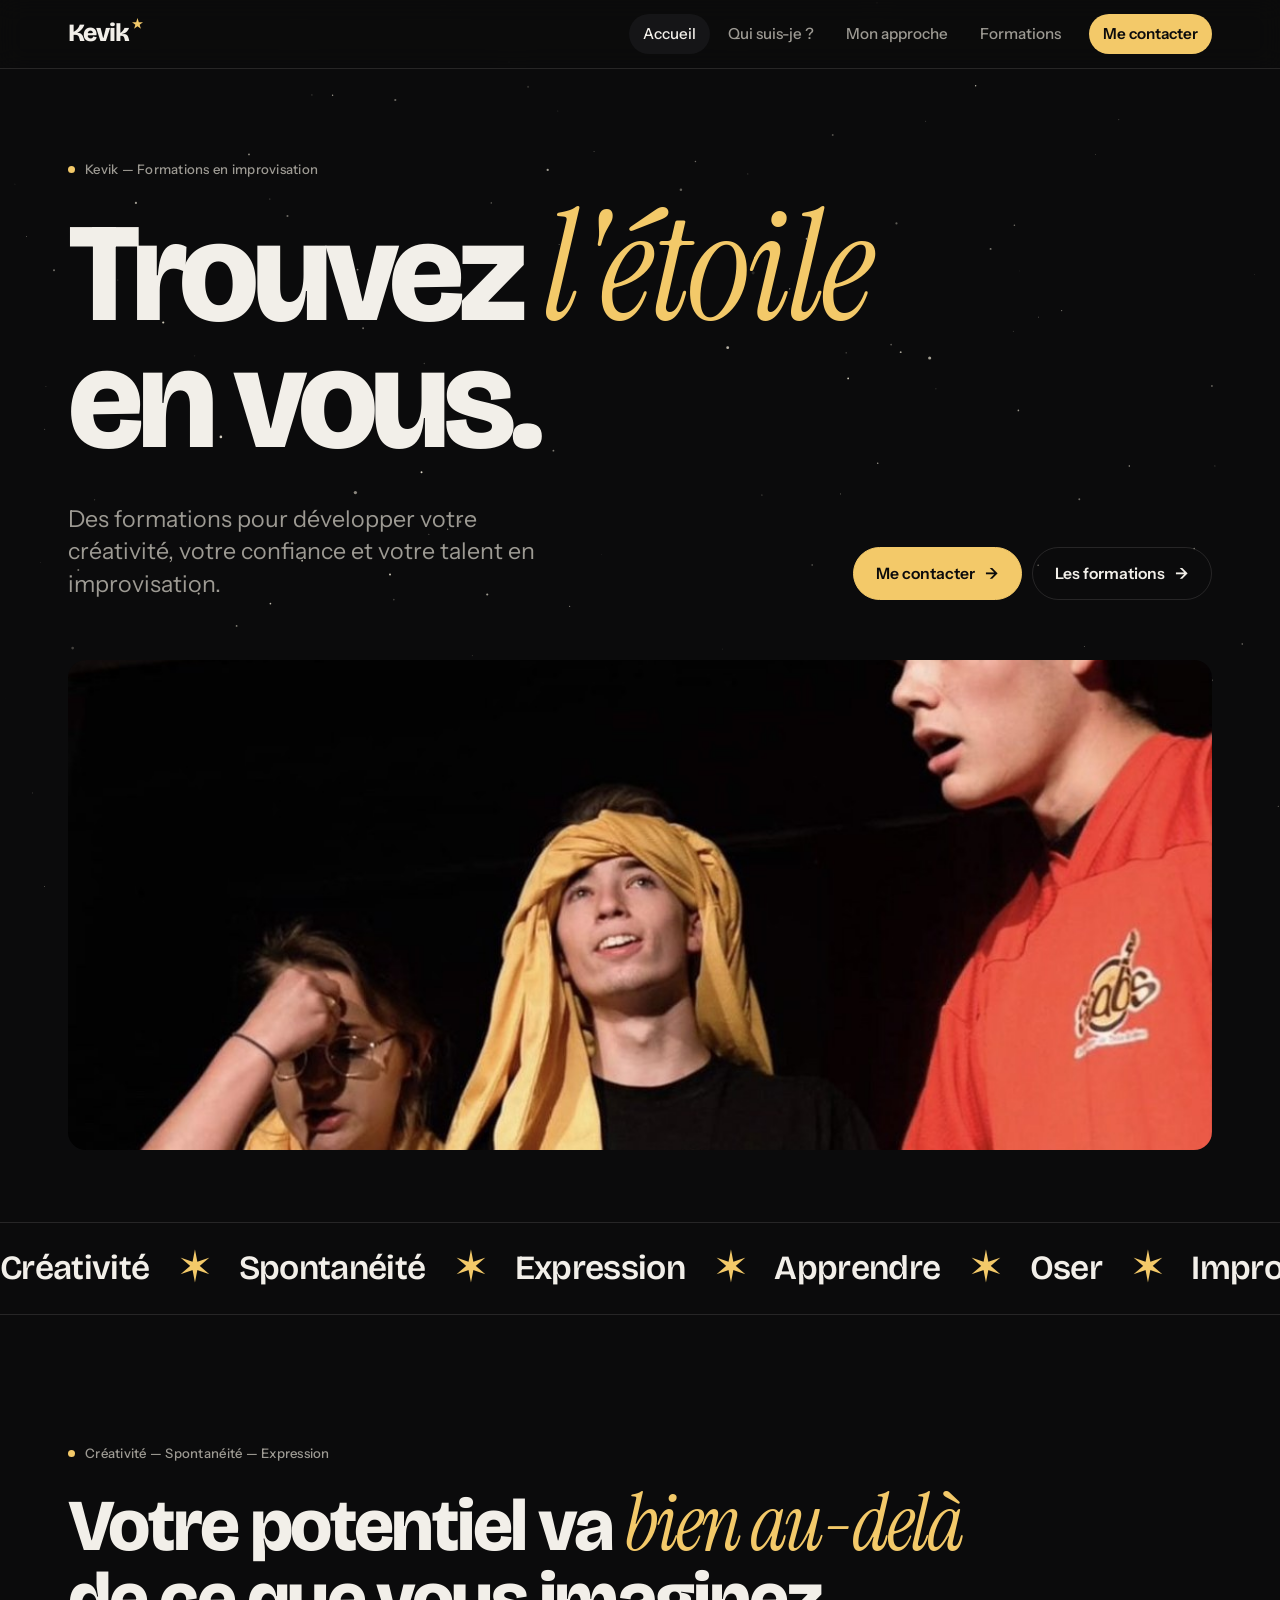
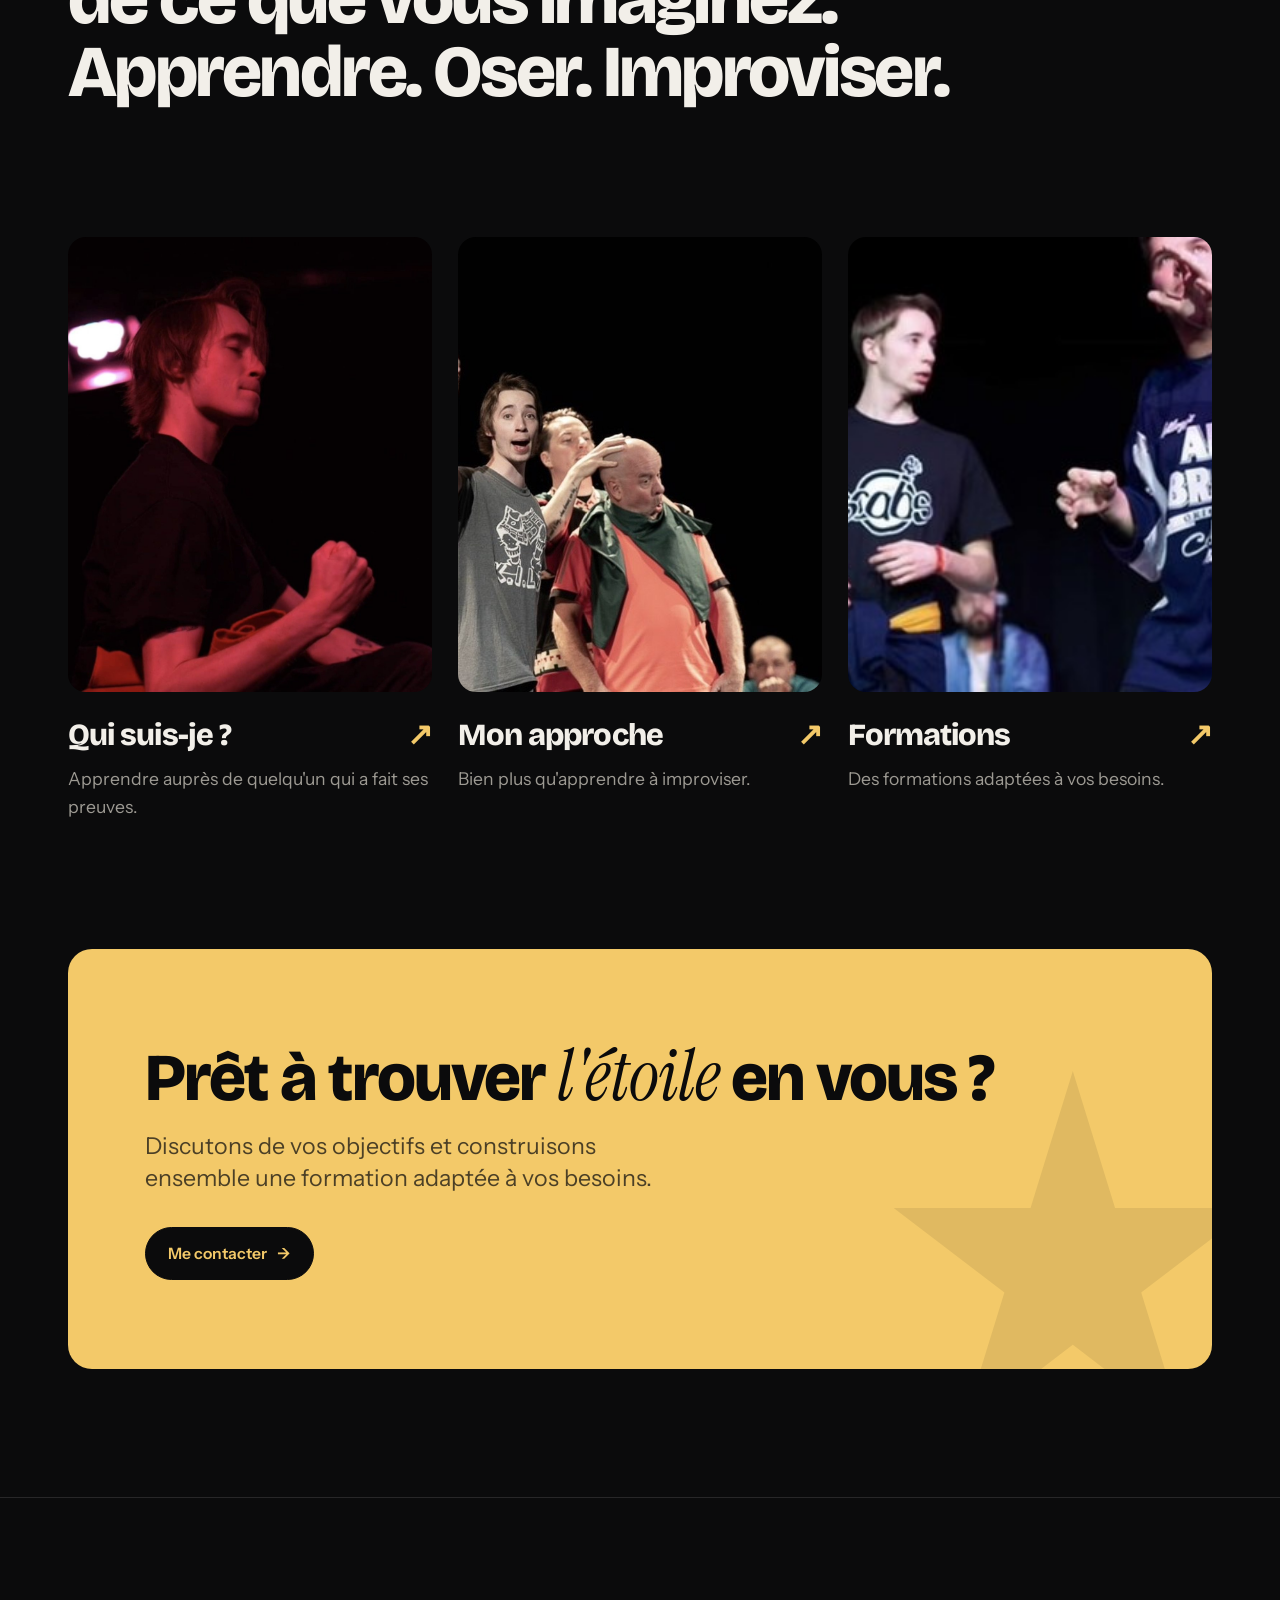
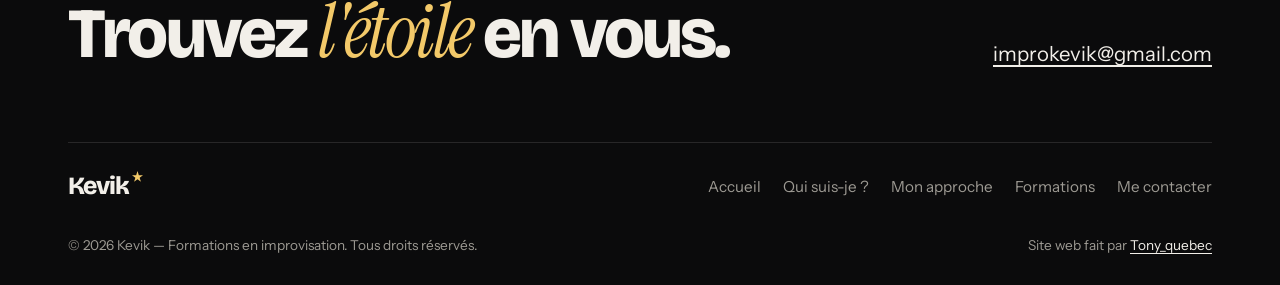
<file: index.html>
<!doctype html>
<html lang="fr-CA">
<head>
  <meta charset="utf-8">
  <meta name="viewport" content="width=device-width, initial-scale=1">
  <title>Kevik — Formations en improvisation | Trouvez l'étoile en vous</title>
  <meta name="description" content="Formations en improvisation personnalisées avec Kevik (Keven Perron), improvisateur et comédien. Créativité, spontanéité, expression : trouvez l'étoile en vous.">
  <meta name="author" content="Tony_quebec">
  <meta name="theme-color" content="#0b0b0c">
  <meta property="og:type" content="website">
  <meta property="og:locale" content="fr_CA">
  <meta property="og:site_name" content="Kevik — Formations en improvisation">
  <meta property="og:title" content="Kevik — Formations en improvisation | Trouvez l'étoile en vous">
  <meta property="og:description" content="Formations en improvisation personnalisées avec Kevik (Keven Perron), improvisateur et comédien. Créativité, spontanéité, expression : trouvez l'étoile en vous.">
  <meta property="og:image" content="images/hero-scene.jpg">
  <link rel="icon" href="images/etoile.svg" type="image/svg+xml">
  <link rel="preconnect" href="https://fonts.googleapis.com">
  <link rel="preconnect" href="https://fonts.gstatic.com" crossorigin>
  <link href="https://fonts.googleapis.com/css2?family=Bricolage+Grotesque:opsz,wght@12..96,400;12..96,600;12..96,800&family=Instrument+Sans:wght@400;500;600&family=Instrument+Serif:ital@0;1&display=swap" rel="stylesheet">
  <link rel="stylesheet" href="styles.css">
</head>
<body>
  <canvas id="ciel" aria-hidden="true"></canvas>

  <a class="skip" href="#contenu">Aller au contenu</a>

  <header class="entete">
    <div class="entete__inner">
      <a class="logo" href="index.html">Kevik<svg class="etoile" viewBox="0 0 24 24" aria-hidden="true"><path d="M12 0l2.9 9.1H24l-7.4 5.4 2.9 9.1L12 18.2l-7.5 5.4 2.9-9.1L0 9.1h9.1z"/></svg></a>
      <button class="menu-btn" id="menu-btn" aria-expanded="false" aria-controls="nav">Menu</button>
      <nav class="nav" id="nav" aria-label="Navigation principale">
        <a href="index.html" aria-current="page">Accueil</a>
        <a href="qui-suis-je.html">Qui suis-je&nbsp;?</a>
        <a href="mon-approche.html">Mon approche</a>
        <a href="formations.html">Formations</a>
        <a class="nav__contact" href="contact.html">Me contacter</a>
      </nav>
    </div>
  </header>

  <main id="contenu">

    <section class="hero conteneur">
      <p class="etiquette">Kevik — Formations en improvisation</p>
      <h1 class="hero__titre">Trouvez <em>l'étoile</em> en&nbsp;vous.</h1>
      <div class="hero__bas">
        <p class="intro">Des formations pour développer votre créativité, votre confiance et votre talent en improvisation.</p>
        <div class="hero__actions">
          <a class="btn" href="contact.html">Me contacter</a>
          <a class="btn btn--ligne" href="formations.html">Les formations</a>
        </div>
      </div>
      <figure class="hero__photo"><img src="images/hero-scene.jpg" alt="Trois improvisateurs sur scène, dont un coiffé d'un foulard jaune, en pleine improvisation" width="1075" height="580" fetchpriority="high"></figure>
    </section>

    <p class="cache">Créativité, spontanéité, expression.</p>
    <div class="bandeau" aria-hidden="true">
      <div class="bandeau__piste">
        <span>Créativité <i>✶</i> Spontanéité <i>✶</i> Expression <i>✶</i> Apprendre <i>✶</i> Oser <i>✶</i> Improviser <i>✶</i>&nbsp;</span>
        <span>Créativité <i>✶</i> Spontanéité <i>✶</i> Expression <i>✶</i> Apprendre <i>✶</i> Oser <i>✶</i> Improviser <i>✶</i>&nbsp;</span>
      </div>
    </div>

    <section class="enonce conteneur">
      <p class="etiquette">Créativité — Spontanéité — Expression</p>
      <h2 class="enonce__texte">Votre potentiel va <em style="white-space:nowrap">bien au-delà</em> de ce que vous imaginez. Apprendre. Oser. Improviser.</h2>
    </section>

    <section class="tuiles conteneur" aria-label="Découvrir">
      <a class="tuile" href="qui-suis-je.html">
        <span class="tuile__photo"><img src="images/kevik-portrait.jpg" alt="Kevik sur scène, éclairé d'une lumière rouge" width="1075" height="1276" loading="lazy"></span>
        <span class="tuile__titre">Qui suis-je&nbsp;? <span class="fleche" aria-hidden="true">↗</span></span>
        <span class="tuile__texte">Apprendre auprès de quelqu'un qui a fait ses preuves.</span>
      </a>
      <a class="tuile" href="mon-approche.html">
        <span class="tuile__photo"><img src="images/approche.jpg" alt="Kevik pointe vers le ciel pendant une improvisation sur scène" width="1075" height="712" loading="lazy"></span>
        <span class="tuile__titre">Mon approche <span class="fleche" aria-hidden="true">↗</span></span>
        <span class="tuile__texte">Bien plus qu'apprendre à improviser.</span>
      </a>
      <a class="tuile" href="formations.html">
        <span class="tuile__photo"><img src="images/apprendre-2.jpg" alt="Deux improvisateurs en action pendant un match d'improvisation" width="597" height="312" loading="lazy"></span>
        <span class="tuile__titre">Formations <span class="fleche" aria-hidden="true">↗</span></span>
        <span class="tuile__texte">Des formations adaptées à vos besoins.</span>
      </a>
    </section>

    <section class="appel conteneur">
      <div class="appel__boite">
        <h2 class="h2">Prêt à trouver <em>l'étoile</em> en vous&nbsp;?</h2>
        <p class="intro">Discutons de vos objectifs et construisons ensemble une formation adaptée à vos besoins.</p>
        <a class="btn" href="contact.html">Me contacter</a>
      </div>
    </section>
  </main>

  <footer class="pied">
    <div class="conteneur">
      <div class="pied__haut">
        <p class="pied__slogan">Trouvez <em>l'étoile</em> en vous.</p>
        <a class="pied__courriel" href="mailto:improkevik@gmail.com">improkevik@gmail.com</a>
      </div>
      <div class="pied__milieu">
        <a class="logo" href="index.html">Kevik<svg class="etoile" viewBox="0 0 24 24" aria-hidden="true"><path d="M12 0l2.9 9.1H24l-7.4 5.4 2.9 9.1L12 18.2l-7.5 5.4 2.9-9.1L0 9.1h9.1z"/></svg></a>
        <nav class="pied__nav" aria-label="Pages du site">
          <a href="index.html">Accueil</a>
          <a href="qui-suis-je.html">Qui suis-je&nbsp;?</a>
          <a href="mon-approche.html">Mon approche</a>
          <a href="formations.html">Formations</a>
          <a href="contact.html">Me contacter</a>
        </nav>
      </div>
      <div class="pied__bas">
        <p>© <span class="annee">2026</span> Kevik — Formations en improvisation. Tous droits réservés.</p>
        <p>Site web fait par <a class="pied__credit" href="tony-quebec.html">Tony_quebec</a></p>
      </div>
    </div>
  </footer>

  <script src="script.js" defer></script>
</body>
</html>
</file>
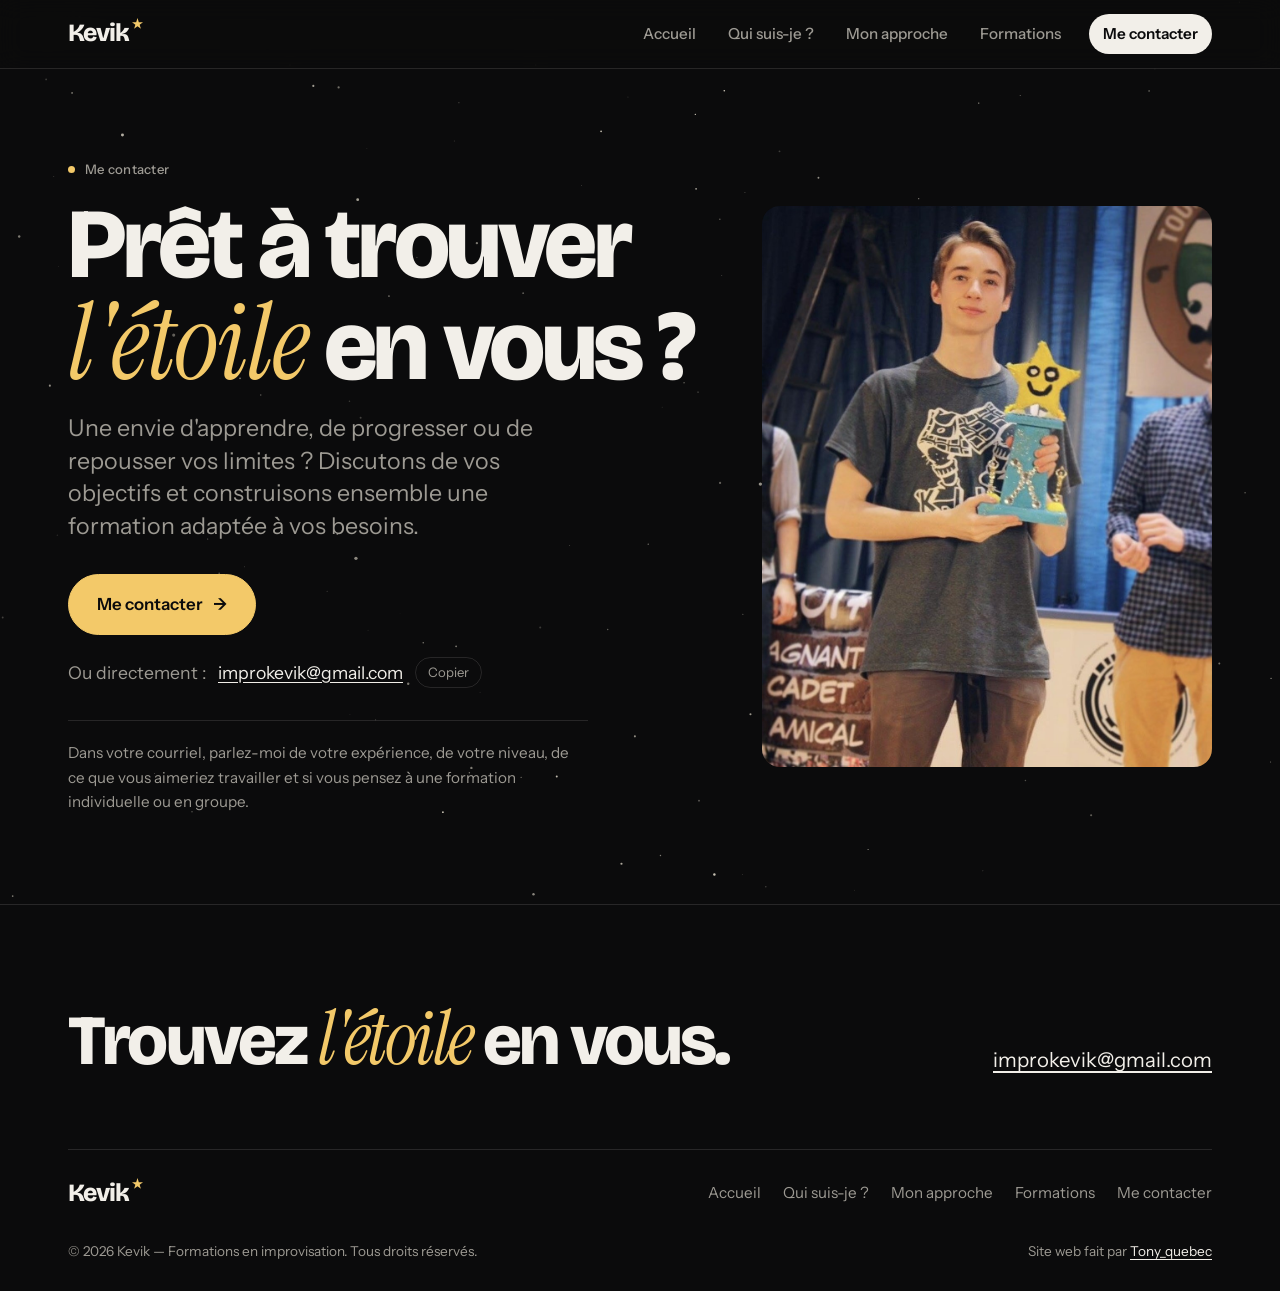
<file: contact.html>
<!doctype html>
<html lang="fr-CA">
<head>
  <meta charset="utf-8">
  <meta name="viewport" content="width=device-width, initial-scale=1">
  <title>Me contacter — Kevik, formations en improvisation</title>
  <meta name="description" content="Prêt à trouver l'étoile en vous ? Écrivez à Kevik à improkevik@gmail.com pour construire une formation en improvisation adaptée à vos besoins.">
  <meta name="author" content="Tony_quebec">
  <meta name="theme-color" content="#0b0b0c">
  <meta property="og:type" content="website">
  <meta property="og:locale" content="fr_CA">
  <meta property="og:site_name" content="Kevik — Formations en improvisation">
  <meta property="og:title" content="Me contacter — Kevik, formations en improvisation">
  <meta property="og:description" content="Prêt à trouver l'étoile en vous ? Écrivez à Kevik à improkevik@gmail.com pour construire une formation en improvisation adaptée à vos besoins.">
  <meta property="og:image" content="images/trophee.jpg">
  <link rel="icon" href="images/etoile.svg" type="image/svg+xml">
  <link rel="preconnect" href="https://fonts.googleapis.com">
  <link rel="preconnect" href="https://fonts.gstatic.com" crossorigin>
  <link href="https://fonts.googleapis.com/css2?family=Bricolage+Grotesque:opsz,wght@12..96,400;12..96,600;12..96,800&family=Instrument+Sans:wght@400;500;600&family=Instrument+Serif:ital@0;1&display=swap" rel="stylesheet">
  <link rel="stylesheet" href="styles.css">
</head>
<body>
  <canvas id="ciel" aria-hidden="true"></canvas>

  <a class="skip" href="#contenu">Aller au contenu</a>

  <header class="entete">
    <div class="entete__inner">
      <a class="logo" href="index.html">Kevik<svg class="etoile" viewBox="0 0 24 24" aria-hidden="true"><path d="M12 0l2.9 9.1H24l-7.4 5.4 2.9 9.1L12 18.2l-7.5 5.4 2.9-9.1L0 9.1h9.1z"/></svg></a>
      <button class="menu-btn" id="menu-btn" aria-expanded="false" aria-controls="nav">Menu</button>
      <nav class="nav" id="nav" aria-label="Navigation principale">
        <a href="index.html">Accueil</a>
        <a href="qui-suis-je.html">Qui suis-je&nbsp;?</a>
        <a href="mon-approche.html">Mon approche</a>
        <a href="formations.html">Formations</a>
        <a class="nav__contact" href="contact.html" aria-current="page">Me contacter</a>
      </nav>
    </div>
  </header>

  <main id="contenu">

    <section class="contact conteneur">
      <div class="contact__texte">
        <p class="etiquette">Me contacter</p>
        <h1 class="h1">Prêt à trouver <em>l'étoile</em> en vous&nbsp;?</h1>
        <p class="intro">Une envie d'apprendre, de progresser ou de repousser vos limites&nbsp;? Discutons de vos objectifs et construisons ensemble une formation adaptée à vos besoins.</p>
        <a class="btn btn--grand" href="mailto:improkevik@gmail.com">Me contacter</a>
        <div class="contact__courriel">
          <span>Ou directement&nbsp;:</span>
          <a href="mailto:improkevik@gmail.com">improkevik@gmail.com</a>
          <button type="button" class="copier" id="copier" data-courriel="improkevik@gmail.com">Copier</button>
          <span class="copier__statut" id="copier-statut" role="status" aria-live="polite"></span>
        </div>
        <p class="contact__note">Dans votre courriel, parlez-moi de votre expérience, de votre niveau, de ce que vous aimeriez travailler et si vous pensez à une formation individuelle ou en groupe.</p>
      </div>
      <figure class="contact__photo"><img src="images/trophee.jpg" alt="Kevik tenant un trophée en forme d'étoile" width="1075" height="1342" fetchpriority="high"></figure>
    </section>
  </main>

  <footer class="pied">
    <div class="conteneur">
      <div class="pied__haut">
        <p class="pied__slogan">Trouvez <em>l'étoile</em> en vous.</p>
        <a class="pied__courriel" href="mailto:improkevik@gmail.com">improkevik@gmail.com</a>
      </div>
      <div class="pied__milieu">
        <a class="logo" href="index.html">Kevik<svg class="etoile" viewBox="0 0 24 24" aria-hidden="true"><path d="M12 0l2.9 9.1H24l-7.4 5.4 2.9 9.1L12 18.2l-7.5 5.4 2.9-9.1L0 9.1h9.1z"/></svg></a>
        <nav class="pied__nav" aria-label="Pages du site">
          <a href="index.html">Accueil</a>
          <a href="qui-suis-je.html">Qui suis-je&nbsp;?</a>
          <a href="mon-approche.html">Mon approche</a>
          <a href="formations.html">Formations</a>
          <a href="contact.html">Me contacter</a>
        </nav>
      </div>
      <div class="pied__bas">
        <p>© <span class="annee">2026</span> Kevik — Formations en improvisation. Tous droits réservés.</p>
        <p>Site web fait par <a class="pied__credit" href="tony-quebec.html">Tony_quebec</a></p>
      </div>
    </div>
  </footer>

  <script src="script.js" defer></script>
</body>
</html>
</file>
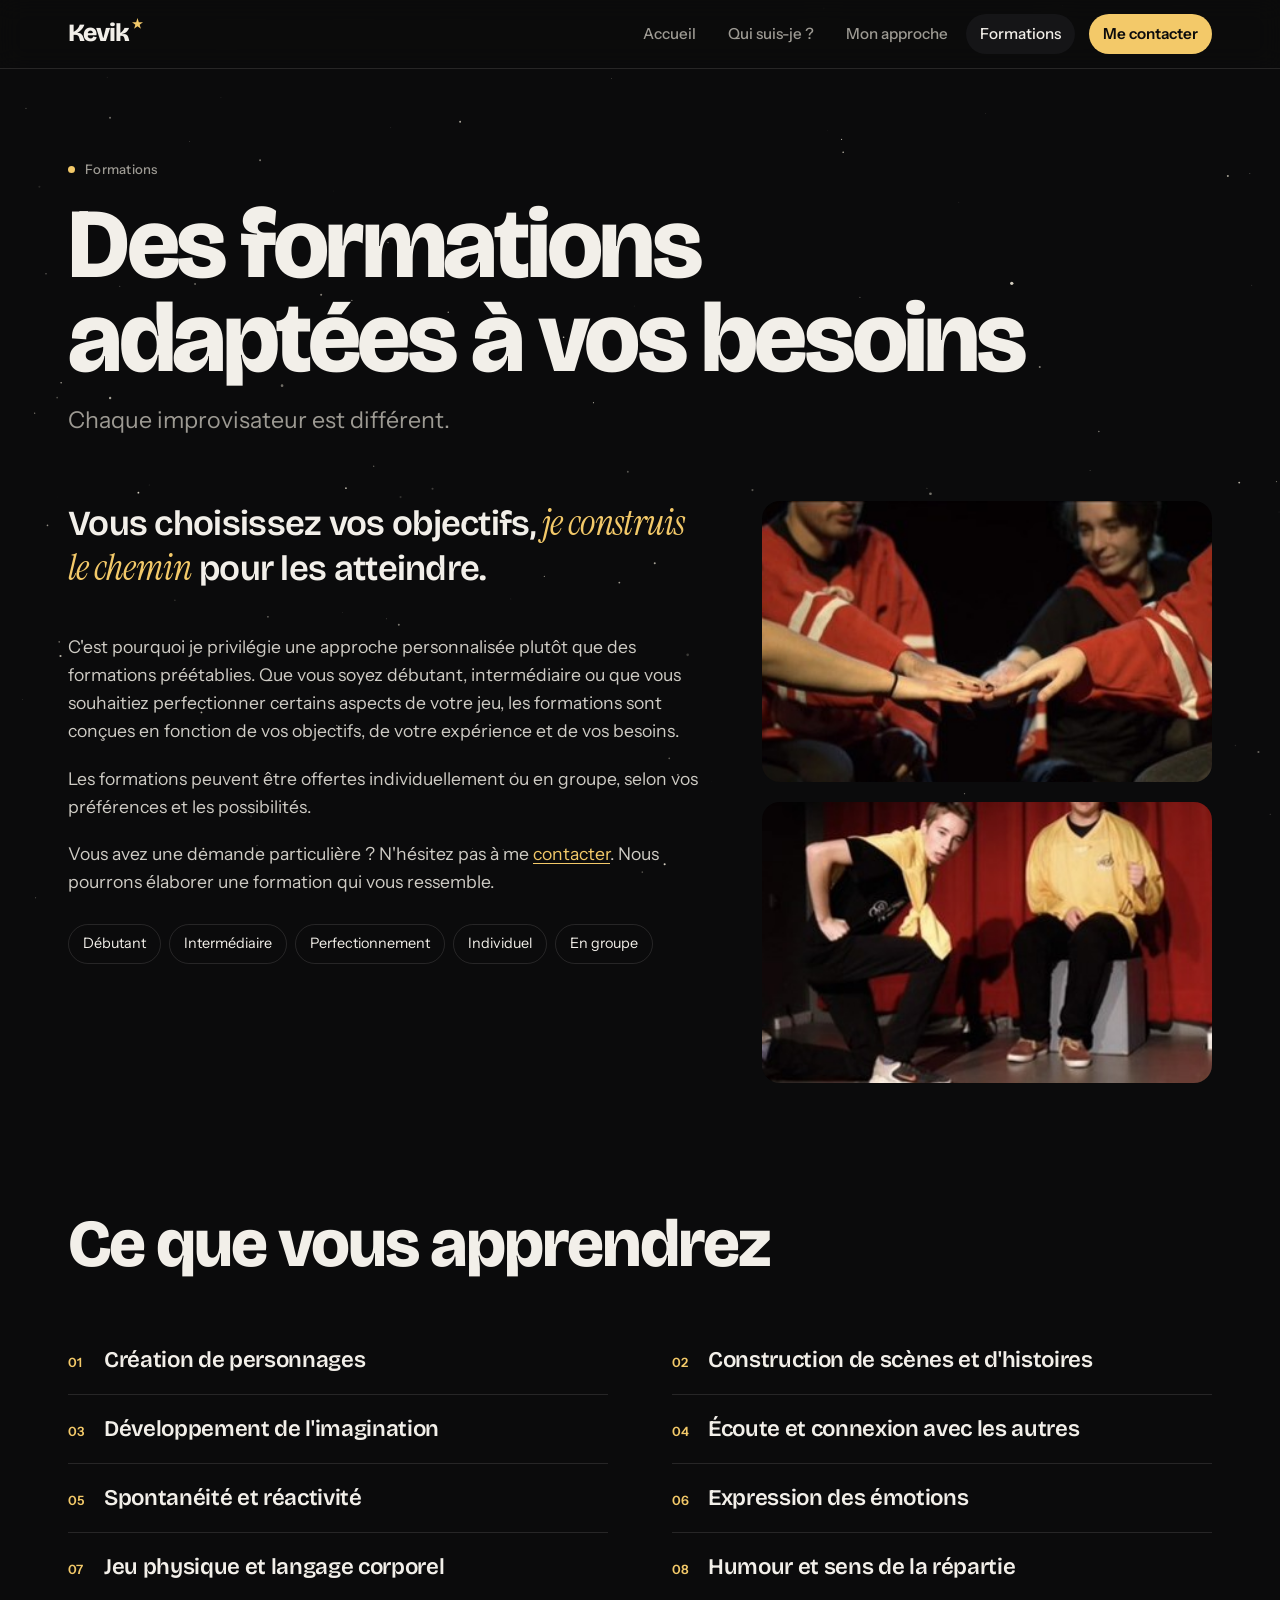
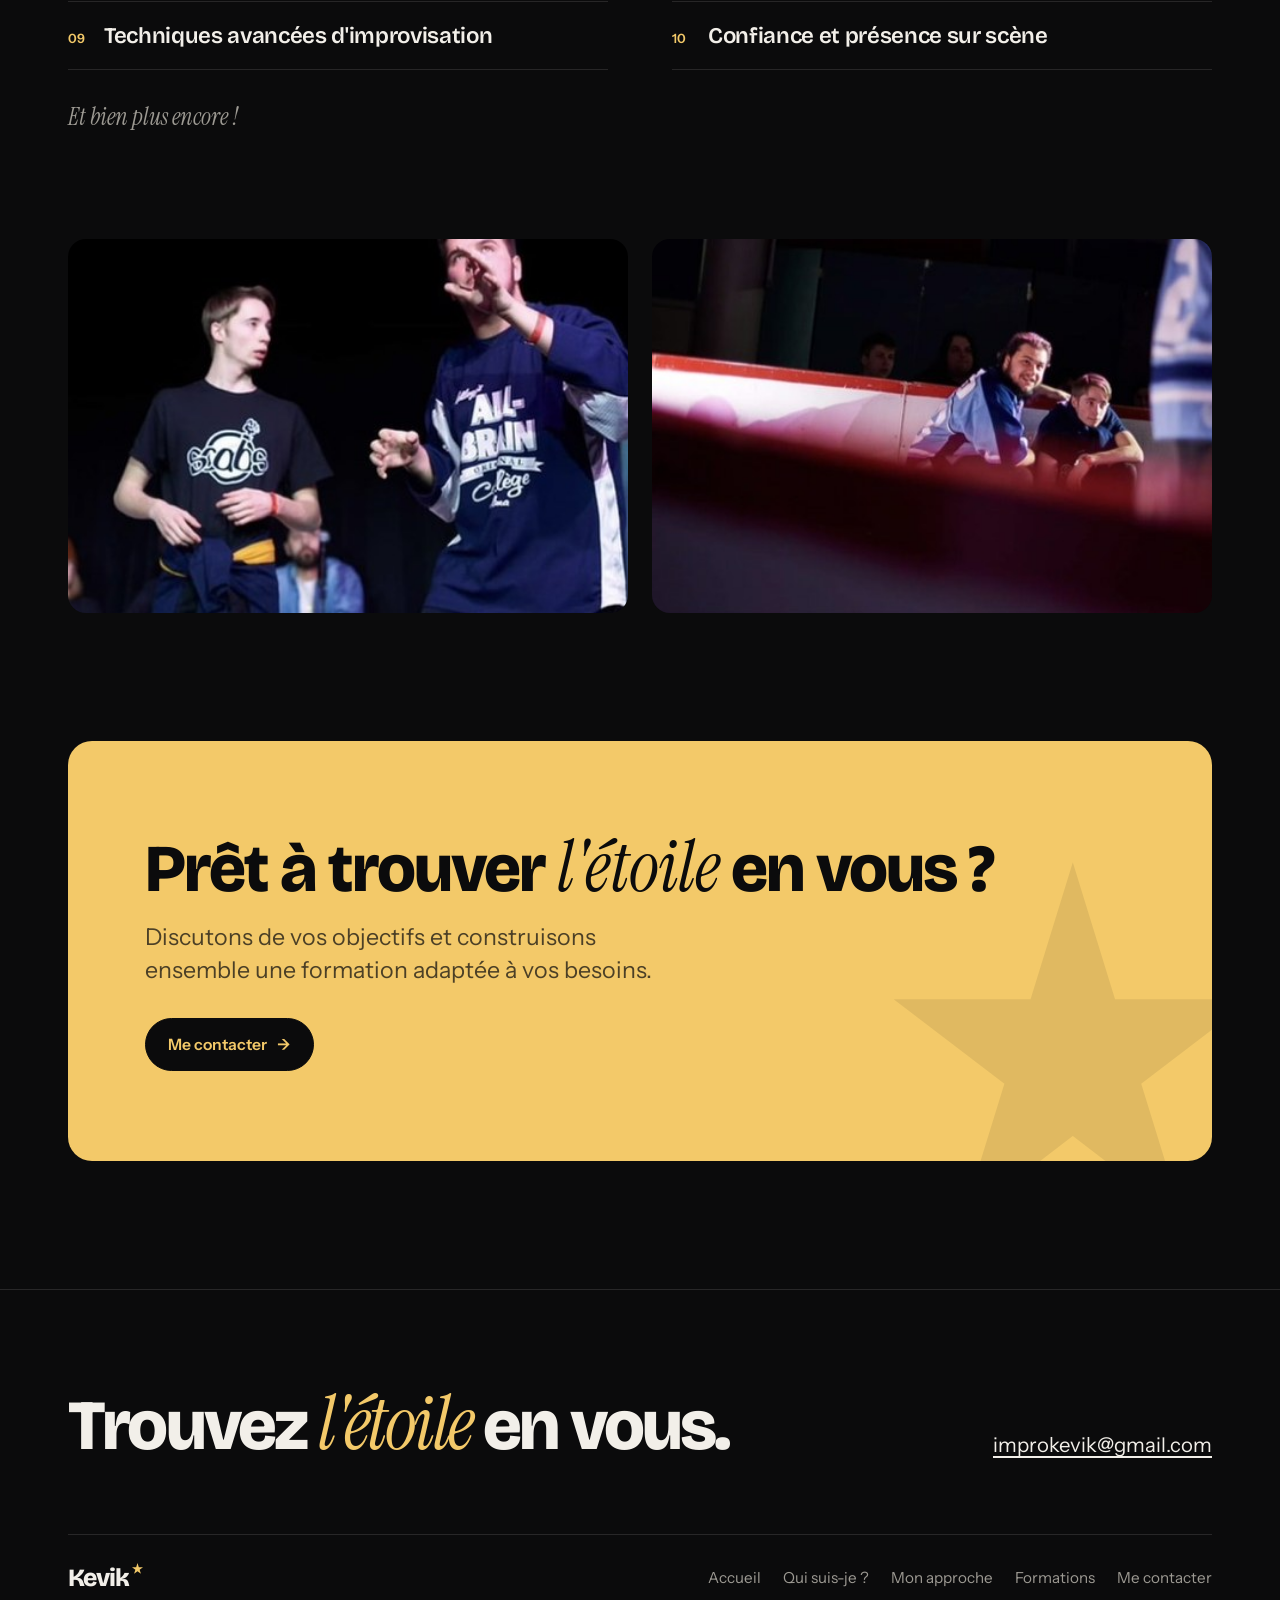
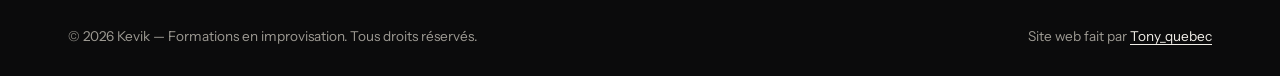
<file: formations.html>
<!doctype html>
<html lang="fr-CA">
<head>
  <meta charset="utf-8">
  <meta name="viewport" content="width=device-width, initial-scale=1">
  <title>Formations — Kevik, formations en improvisation</title>
  <meta name="description" content="Des formations en improvisation adaptées à vos besoins : individuelles ou en groupe, du niveau débutant au perfectionnement.">
  <meta name="author" content="Tony_quebec">
  <meta name="theme-color" content="#0b0b0c">
  <meta property="og:type" content="website">
  <meta property="og:locale" content="fr_CA">
  <meta property="og:site_name" content="Kevik — Formations en improvisation">
  <meta property="og:title" content="Formations — Kevik, formations en improvisation">
  <meta property="og:description" content="Des formations en improvisation adaptées à vos besoins : individuelles ou en groupe, du niveau débutant au perfectionnement.">
  <meta property="og:image" content="images/apprendre-2.jpg">
  <link rel="icon" href="images/etoile.svg" type="image/svg+xml">
  <link rel="preconnect" href="https://fonts.googleapis.com">
  <link rel="preconnect" href="https://fonts.gstatic.com" crossorigin>
  <link href="https://fonts.googleapis.com/css2?family=Bricolage+Grotesque:opsz,wght@12..96,400;12..96,600;12..96,800&family=Instrument+Sans:wght@400;500;600&family=Instrument+Serif:ital@0;1&display=swap" rel="stylesheet">
  <link rel="stylesheet" href="styles.css">
</head>
<body>
  <canvas id="ciel" aria-hidden="true"></canvas>

  <a class="skip" href="#contenu">Aller au contenu</a>

  <header class="entete">
    <div class="entete__inner">
      <a class="logo" href="index.html">Kevik<svg class="etoile" viewBox="0 0 24 24" aria-hidden="true"><path d="M12 0l2.9 9.1H24l-7.4 5.4 2.9 9.1L12 18.2l-7.5 5.4 2.9-9.1L0 9.1h9.1z"/></svg></a>
      <button class="menu-btn" id="menu-btn" aria-expanded="false" aria-controls="nav">Menu</button>
      <nav class="nav" id="nav" aria-label="Navigation principale">
        <a href="index.html">Accueil</a>
        <a href="qui-suis-je.html">Qui suis-je&nbsp;?</a>
        <a href="mon-approche.html">Mon approche</a>
        <a href="formations.html" aria-current="page">Formations</a>
        <a class="nav__contact" href="contact.html">Me contacter</a>
      </nav>
    </div>
  </header>

  <main id="contenu">

    <header class="titre-page conteneur">
      <p class="etiquette">Formations</p>
      <h1 class="h1">Des formations adaptées à vos besoins</h1>
      <p class="intro">Chaque improvisateur est différent.</p>
    </header>

    <section class="formations conteneur">
      <div class="formations__texte">
        <p class="grand-texte">Vous choisissez vos objectifs, <em>je construis le chemin</em> pour les atteindre.</p>
        <p>C'est pourquoi je privilégie une approche personnalisée plutôt que des formations préétablies. Que vous soyez débutant, intermédiaire ou que vous souhaitiez perfectionner certains aspects de votre jeu, les formations sont conçues en fonction de vos objectifs, de votre expérience et de vos besoins.</p>
        <p>Les formations peuvent être offertes individuellement ou en groupe, selon vos préférences et les possibilités.</p>
        <p>Vous avez une demande particulière&nbsp;? N'hésitez pas à me <a href="contact.html">contacter</a>. Nous pourrons élaborer une formation qui vous ressemble.</p>
        <ul class="puces" aria-label="Niveaux et formules">
          <li>Débutant</li>
          <li>Intermédiaire</li>
          <li>Perfectionnement</li>
          <li>Individuel</li>
          <li>En groupe</li>
        </ul>
      </div>
      <div class="formations__photos">
        <figure><img src="images/formations-1.jpg" alt="Des improvisateurs superposent leurs mains avant un match" width="384" height="225" fetchpriority="high"></figure>
        <figure><img src="images/formations-2.jpg" alt="Deux improvisateurs sur une scène au rideau rouge" width="354" height="224" fetchpriority="high"></figure>
      </div>
    </section>

    <section class="apprendre conteneur" id="apprendre">
      <h2 class="h2">Ce que vous apprendrez</h2>
      <ol class="apprendre__liste">
        <li>Création de personnages</li>
        <li>Construction de scènes et d'histoires</li>
        <li>Développement de l'imagination</li>
        <li>Écoute et connexion avec les autres</li>
        <li>Spontanéité et réactivité</li>
        <li>Expression des émotions</li>
        <li>Jeu physique et langage corporel</li>
        <li>Humour et sens de la répartie</li>
        <li>Techniques avancées d'improvisation</li>
        <li>Confiance et présence sur scène</li>
      </ol>
      <p class="et-plus">Et bien plus encore&nbsp;!</p>
      <div class="photos">
        <figure><img src="images/apprendre-2.jpg" alt="Deux improvisateurs en action pendant un match d'improvisation" width="597" height="312" loading="lazy"></figure>
        <figure><img src="images/apprendre-1.jpg" alt="Des improvisateurs attendent leur tour derrière la bande de la patinoire d'improvisation" width="522" height="326" loading="lazy"></figure>
      </div>
    </section>

    <section class="appel conteneur">
      <div class="appel__boite">
        <h2 class="h2">Prêt à trouver <em>l'étoile</em> en vous&nbsp;?</h2>
        <p class="intro">Discutons de vos objectifs et construisons ensemble une formation adaptée à vos besoins.</p>
        <a class="btn" href="contact.html">Me contacter</a>
      </div>
    </section>
  </main>

  <footer class="pied">
    <div class="conteneur">
      <div class="pied__haut">
        <p class="pied__slogan">Trouvez <em>l'étoile</em> en vous.</p>
        <a class="pied__courriel" href="mailto:improkevik@gmail.com">improkevik@gmail.com</a>
      </div>
      <div class="pied__milieu">
        <a class="logo" href="index.html">Kevik<svg class="etoile" viewBox="0 0 24 24" aria-hidden="true"><path d="M12 0l2.9 9.1H24l-7.4 5.4 2.9 9.1L12 18.2l-7.5 5.4 2.9-9.1L0 9.1h9.1z"/></svg></a>
        <nav class="pied__nav" aria-label="Pages du site">
          <a href="index.html">Accueil</a>
          <a href="qui-suis-je.html">Qui suis-je&nbsp;?</a>
          <a href="mon-approche.html">Mon approche</a>
          <a href="formations.html">Formations</a>
          <a href="contact.html">Me contacter</a>
        </nav>
      </div>
      <div class="pied__bas">
        <p>© <span class="annee">2026</span> Kevik — Formations en improvisation. Tous droits réservés.</p>
        <p>Site web fait par <a class="pied__credit" href="tony-quebec.html">Tony_quebec</a></p>
      </div>
    </div>
  </footer>

  <script src="script.js" defer></script>
</body>
</html>
</file>
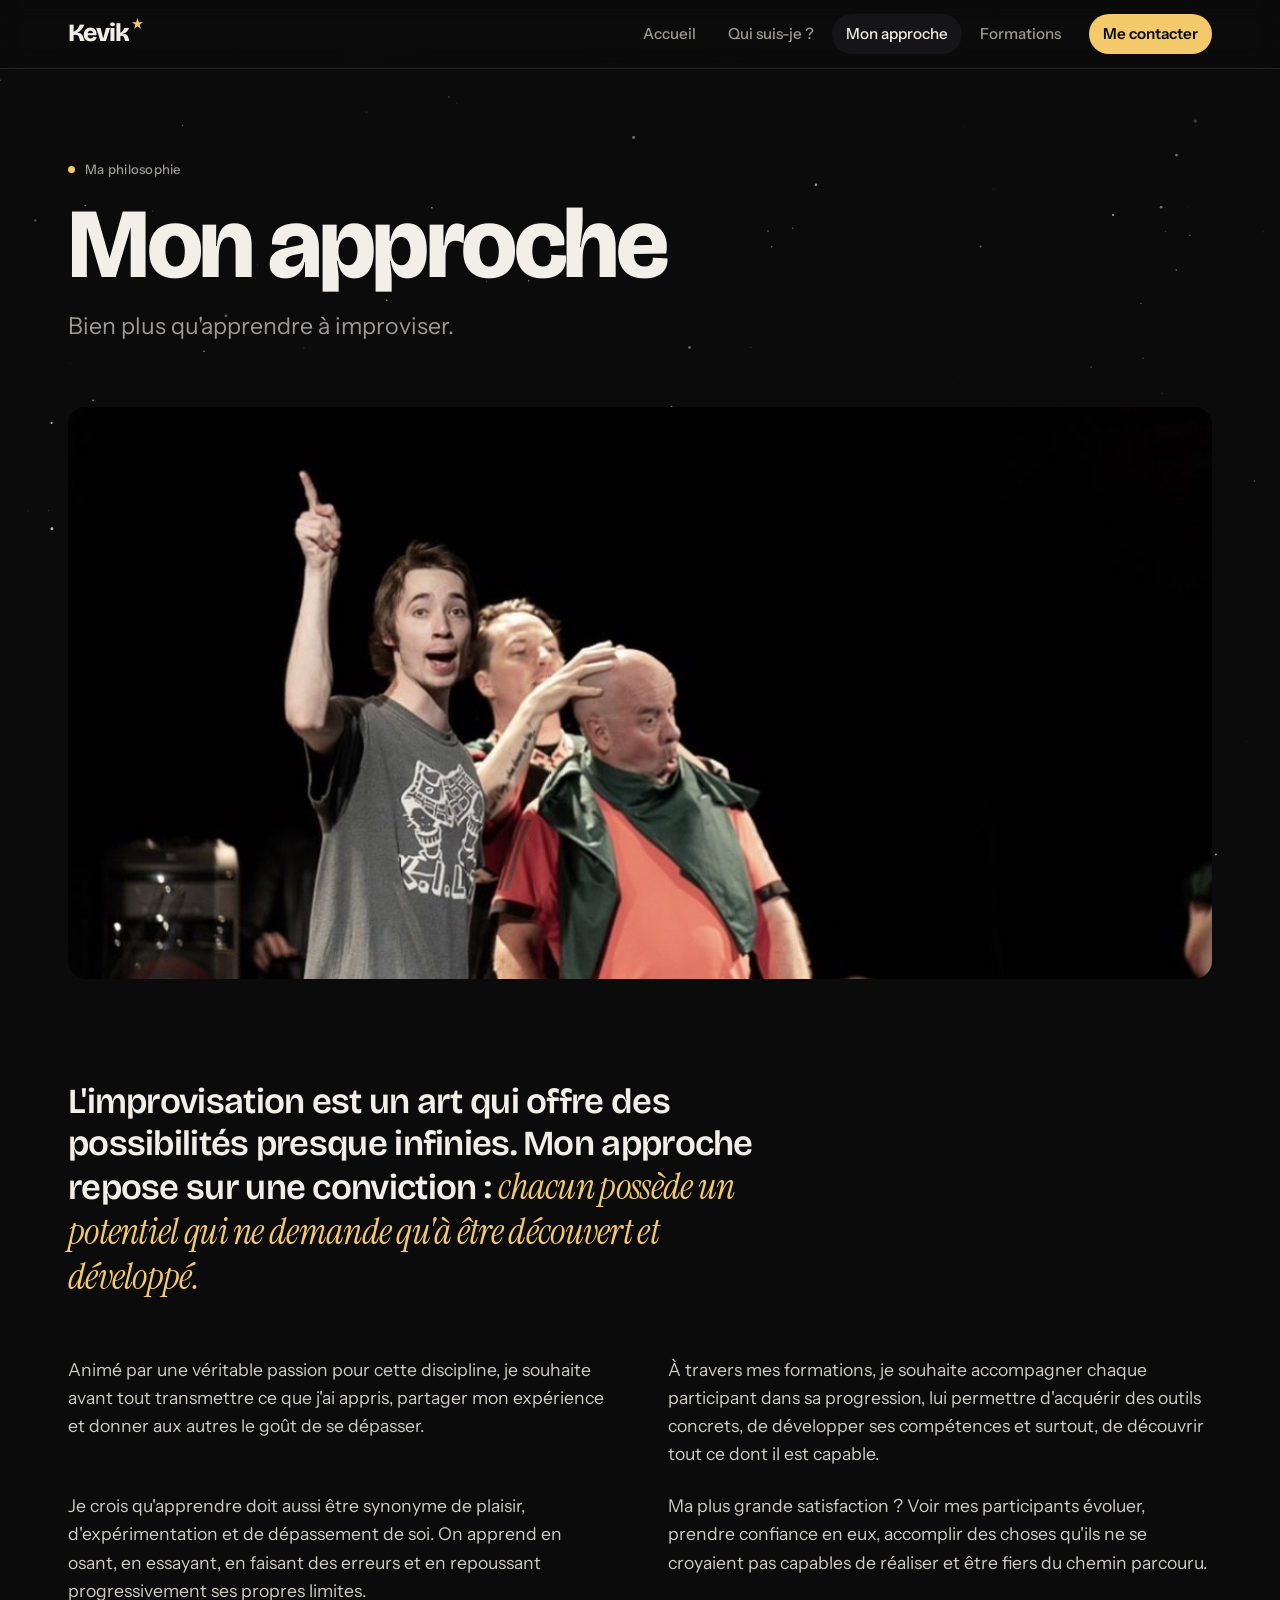
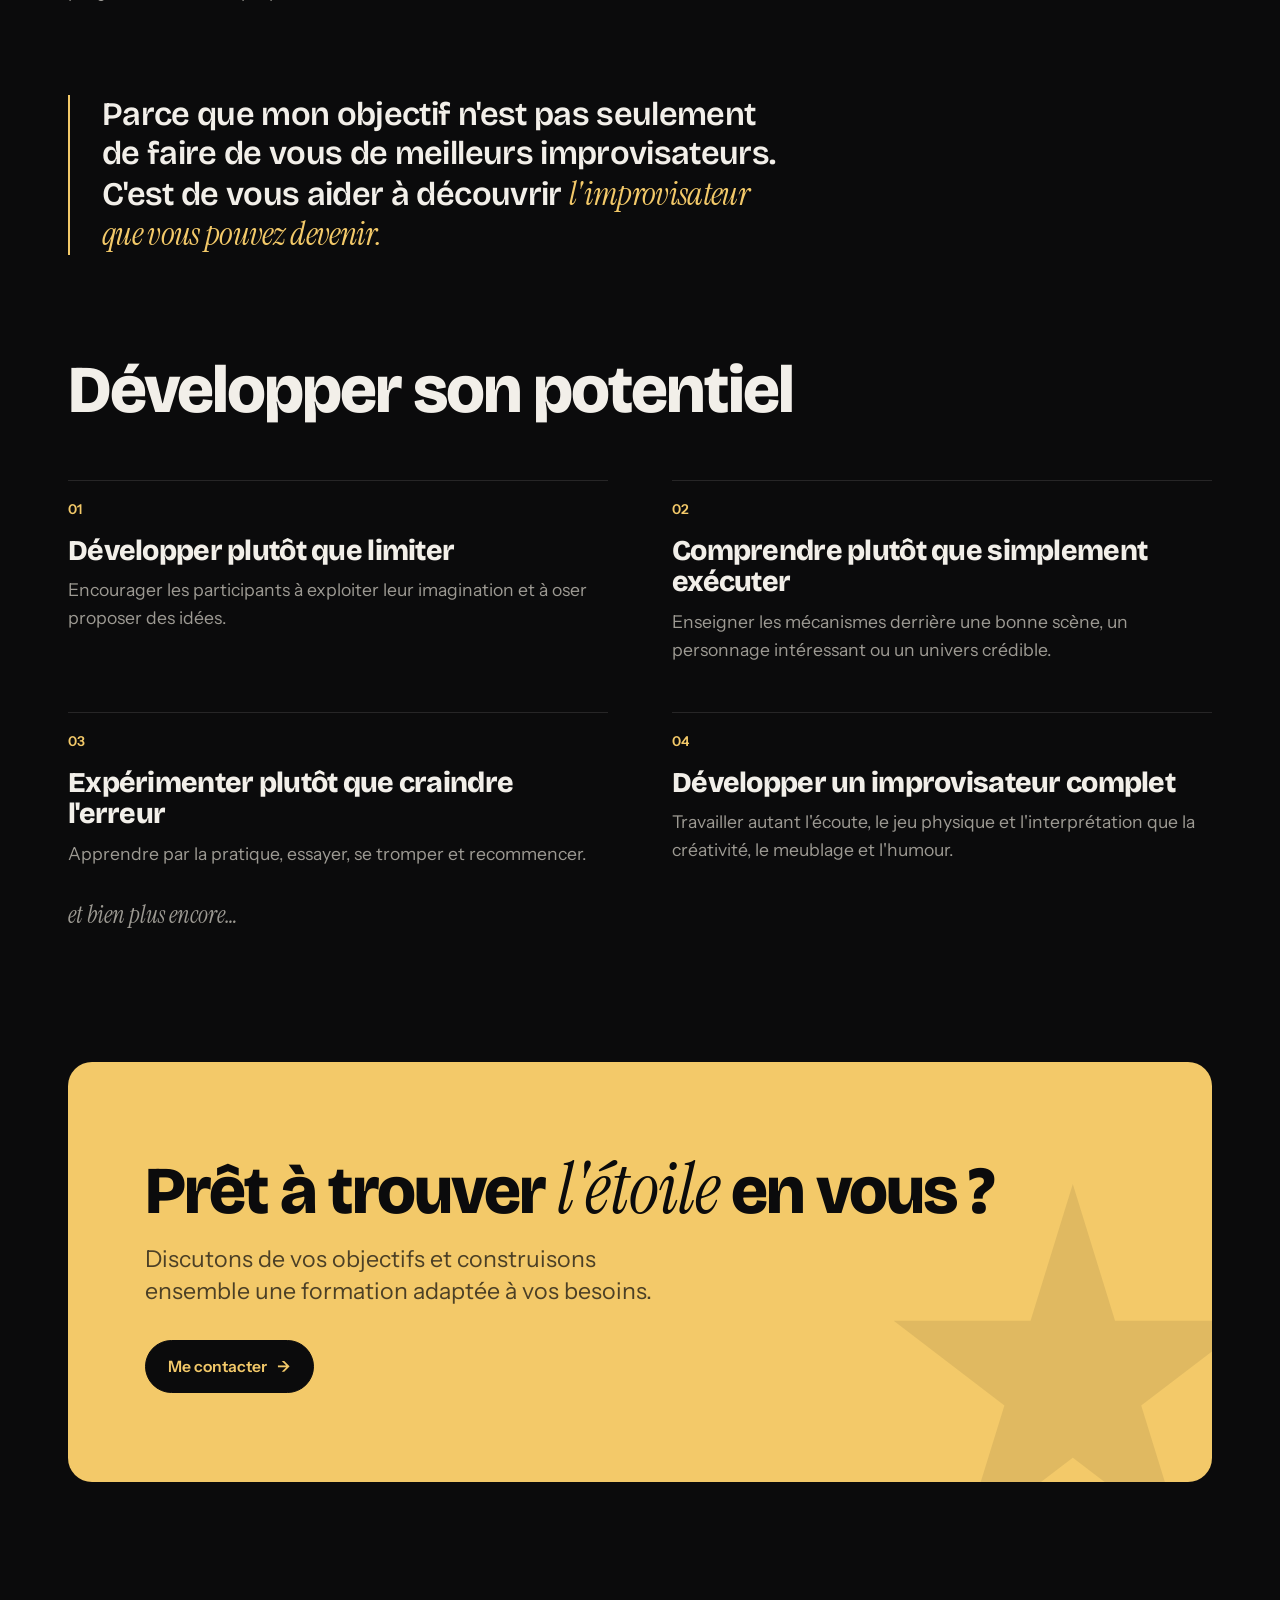
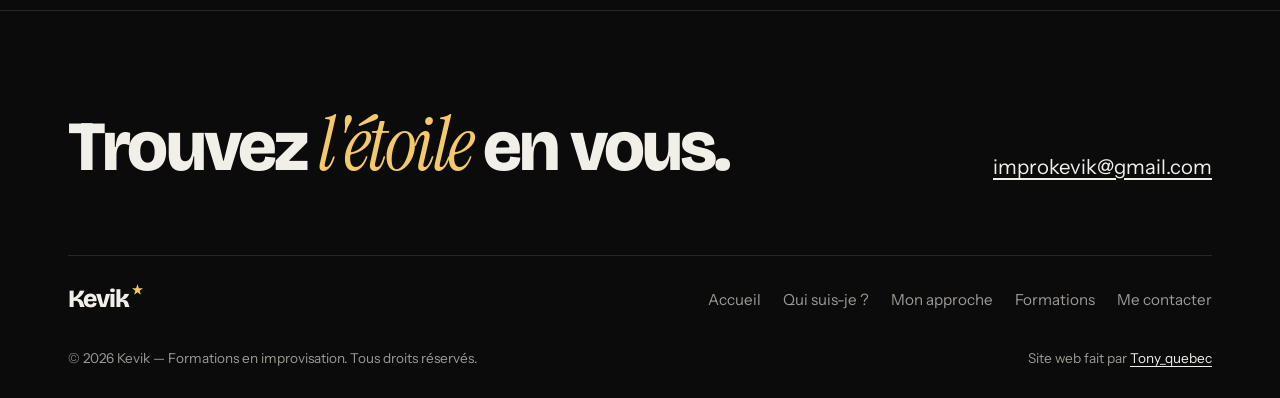
<file: mon-approche.html>
<!doctype html>
<html lang="fr-CA">
<head>
  <meta charset="utf-8">
  <meta name="viewport" content="width=device-width, initial-scale=1">
  <title>Mon approche — Kevik, formations en improvisation</title>
  <meta name="description" content="Bien plus qu'apprendre à improviser : une approche basée sur le plaisir, l'expérimentation et le dépassement de soi.">
  <meta name="author" content="Tony_quebec">
  <meta name="theme-color" content="#0b0b0c">
  <meta property="og:type" content="website">
  <meta property="og:locale" content="fr_CA">
  <meta property="og:site_name" content="Kevik — Formations en improvisation">
  <meta property="og:title" content="Mon approche — Kevik, formations en improvisation">
  <meta property="og:description" content="Bien plus qu'apprendre à improviser : une approche basée sur le plaisir, l'expérimentation et le dépassement de soi.">
  <meta property="og:image" content="images/approche.jpg">
  <link rel="icon" href="images/etoile.svg" type="image/svg+xml">
  <link rel="preconnect" href="https://fonts.googleapis.com">
  <link rel="preconnect" href="https://fonts.gstatic.com" crossorigin>
  <link href="https://fonts.googleapis.com/css2?family=Bricolage+Grotesque:opsz,wght@12..96,400;12..96,600;12..96,800&family=Instrument+Sans:wght@400;500;600&family=Instrument+Serif:ital@0;1&display=swap" rel="stylesheet">
  <link rel="stylesheet" href="styles.css">
</head>
<body>
  <canvas id="ciel" aria-hidden="true"></canvas>

  <a class="skip" href="#contenu">Aller au contenu</a>

  <header class="entete">
    <div class="entete__inner">
      <a class="logo" href="index.html">Kevik<svg class="etoile" viewBox="0 0 24 24" aria-hidden="true"><path d="M12 0l2.9 9.1H24l-7.4 5.4 2.9 9.1L12 18.2l-7.5 5.4 2.9-9.1L0 9.1h9.1z"/></svg></a>
      <button class="menu-btn" id="menu-btn" aria-expanded="false" aria-controls="nav">Menu</button>
      <nav class="nav" id="nav" aria-label="Navigation principale">
        <a href="index.html">Accueil</a>
        <a href="qui-suis-je.html">Qui suis-je&nbsp;?</a>
        <a href="mon-approche.html" aria-current="page">Mon approche</a>
        <a href="formations.html">Formations</a>
        <a class="nav__contact" href="contact.html">Me contacter</a>
      </nav>
    </div>
  </header>

  <main id="contenu">

    <header class="titre-page conteneur">
      <p class="etiquette">Ma philosophie</p>
      <h1 class="h1">Mon approche</h1>
      <p class="intro">Bien plus qu'apprendre à improviser.</p>
    </header>

    <figure class="photo-large conteneur"><img src="images/approche.jpg" alt="Kevik pointe vers le ciel pendant une improvisation sur scène" width="1075" height="712" fetchpriority="high"></figure>

    <section class="texte-approche conteneur">
      <p class="grand-texte">L'improvisation est un art qui offre des possibilités presque infinies. Mon approche repose sur une conviction&nbsp;: <em>chacun possède un potentiel qui ne demande qu'à être découvert et développé.</em></p>
      <div class="colonnes">
        <p>Animé par une véritable passion pour cette discipline, je souhaite avant tout transmettre ce que j'ai appris, partager mon expérience et donner aux autres le goût de se dépasser.</p>
        <p>À travers mes formations, je souhaite accompagner chaque participant dans sa progression, lui permettre d'acquérir des outils concrets, de développer ses compétences et surtout, de découvrir tout ce dont il est capable.</p>
        <p>Je crois qu'apprendre doit aussi être synonyme de plaisir, d'expérimentation et de dépassement de soi. On apprend en osant, en essayant, en faisant des erreurs et en repoussant progressivement ses propres limites.</p>
        <p>Ma plus grande satisfaction&nbsp;? Voir mes participants évoluer, prendre confiance en eux, accomplir des choses qu'ils ne se croyaient pas capables de réaliser et être fiers du chemin parcouru.</p>
      </div>
      <blockquote class="citation">Parce que mon objectif n'est pas seulement de faire de vous de meilleurs improvisateurs. C'est de vous aider à découvrir <em>l'improvisateur que vous pouvez devenir.</em></blockquote>
    </section>

    <section class="potentiel conteneur" id="potentiel">
      <h2 class="h2">Développer son potentiel</h2>
      <dl class="principes">
        <div>
          <dt>Développer plutôt que limiter</dt>
          <dd>Encourager les participants à exploiter leur imagination et à oser proposer des idées.</dd>
        </div>
        <div>
          <dt>Comprendre plutôt que simplement exécuter</dt>
          <dd>Enseigner les mécanismes derrière une bonne scène, un personnage intéressant ou un univers crédible.</dd>
        </div>
        <div>
          <dt>Expérimenter plutôt que craindre l'erreur</dt>
          <dd>Apprendre par la pratique, essayer, se tromper et recommencer.</dd>
        </div>
        <div>
          <dt>Développer un improvisateur complet</dt>
          <dd>Travailler autant l'écoute, le jeu physique et l'interprétation que la créativité, le meublage et l'humour.</dd>
        </div>
      </dl>
      <p class="et-plus">et bien plus encore…</p>
    </section>

    <section class="appel conteneur">
      <div class="appel__boite">
        <h2 class="h2">Prêt à trouver <em>l'étoile</em> en vous&nbsp;?</h2>
        <p class="intro">Discutons de vos objectifs et construisons ensemble une formation adaptée à vos besoins.</p>
        <a class="btn" href="contact.html">Me contacter</a>
      </div>
    </section>
  </main>

  <footer class="pied">
    <div class="conteneur">
      <div class="pied__haut">
        <p class="pied__slogan">Trouvez <em>l'étoile</em> en vous.</p>
        <a class="pied__courriel" href="mailto:improkevik@gmail.com">improkevik@gmail.com</a>
      </div>
      <div class="pied__milieu">
        <a class="logo" href="index.html">Kevik<svg class="etoile" viewBox="0 0 24 24" aria-hidden="true"><path d="M12 0l2.9 9.1H24l-7.4 5.4 2.9 9.1L12 18.2l-7.5 5.4 2.9-9.1L0 9.1h9.1z"/></svg></a>
        <nav class="pied__nav" aria-label="Pages du site">
          <a href="index.html">Accueil</a>
          <a href="qui-suis-je.html">Qui suis-je&nbsp;?</a>
          <a href="mon-approche.html">Mon approche</a>
          <a href="formations.html">Formations</a>
          <a href="contact.html">Me contacter</a>
        </nav>
      </div>
      <div class="pied__bas">
        <p>© <span class="annee">2026</span> Kevik — Formations en improvisation. Tous droits réservés.</p>
        <p>Site web fait par <a class="pied__credit" href="tony-quebec.html">Tony_quebec</a></p>
      </div>
    </div>
  </footer>

  <script src="script.js" defer></script>
</body>
</html>
</file>
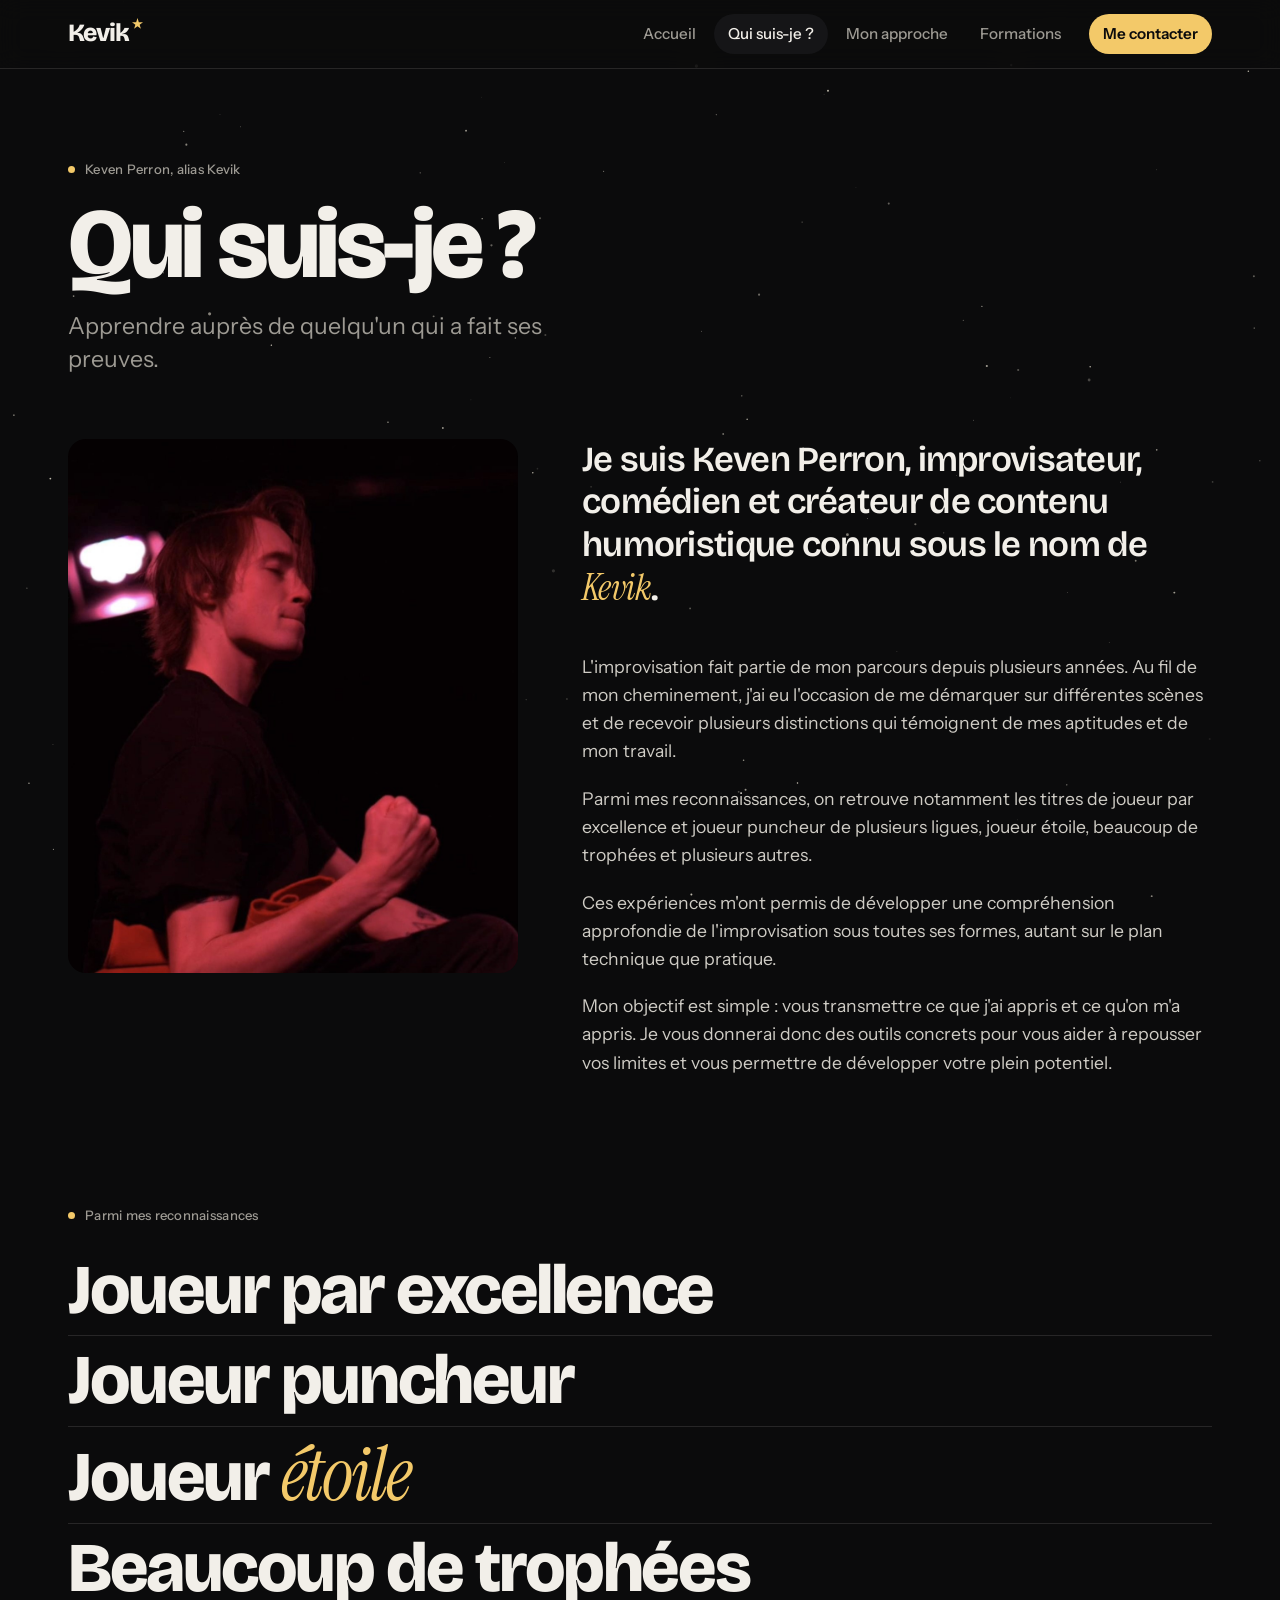
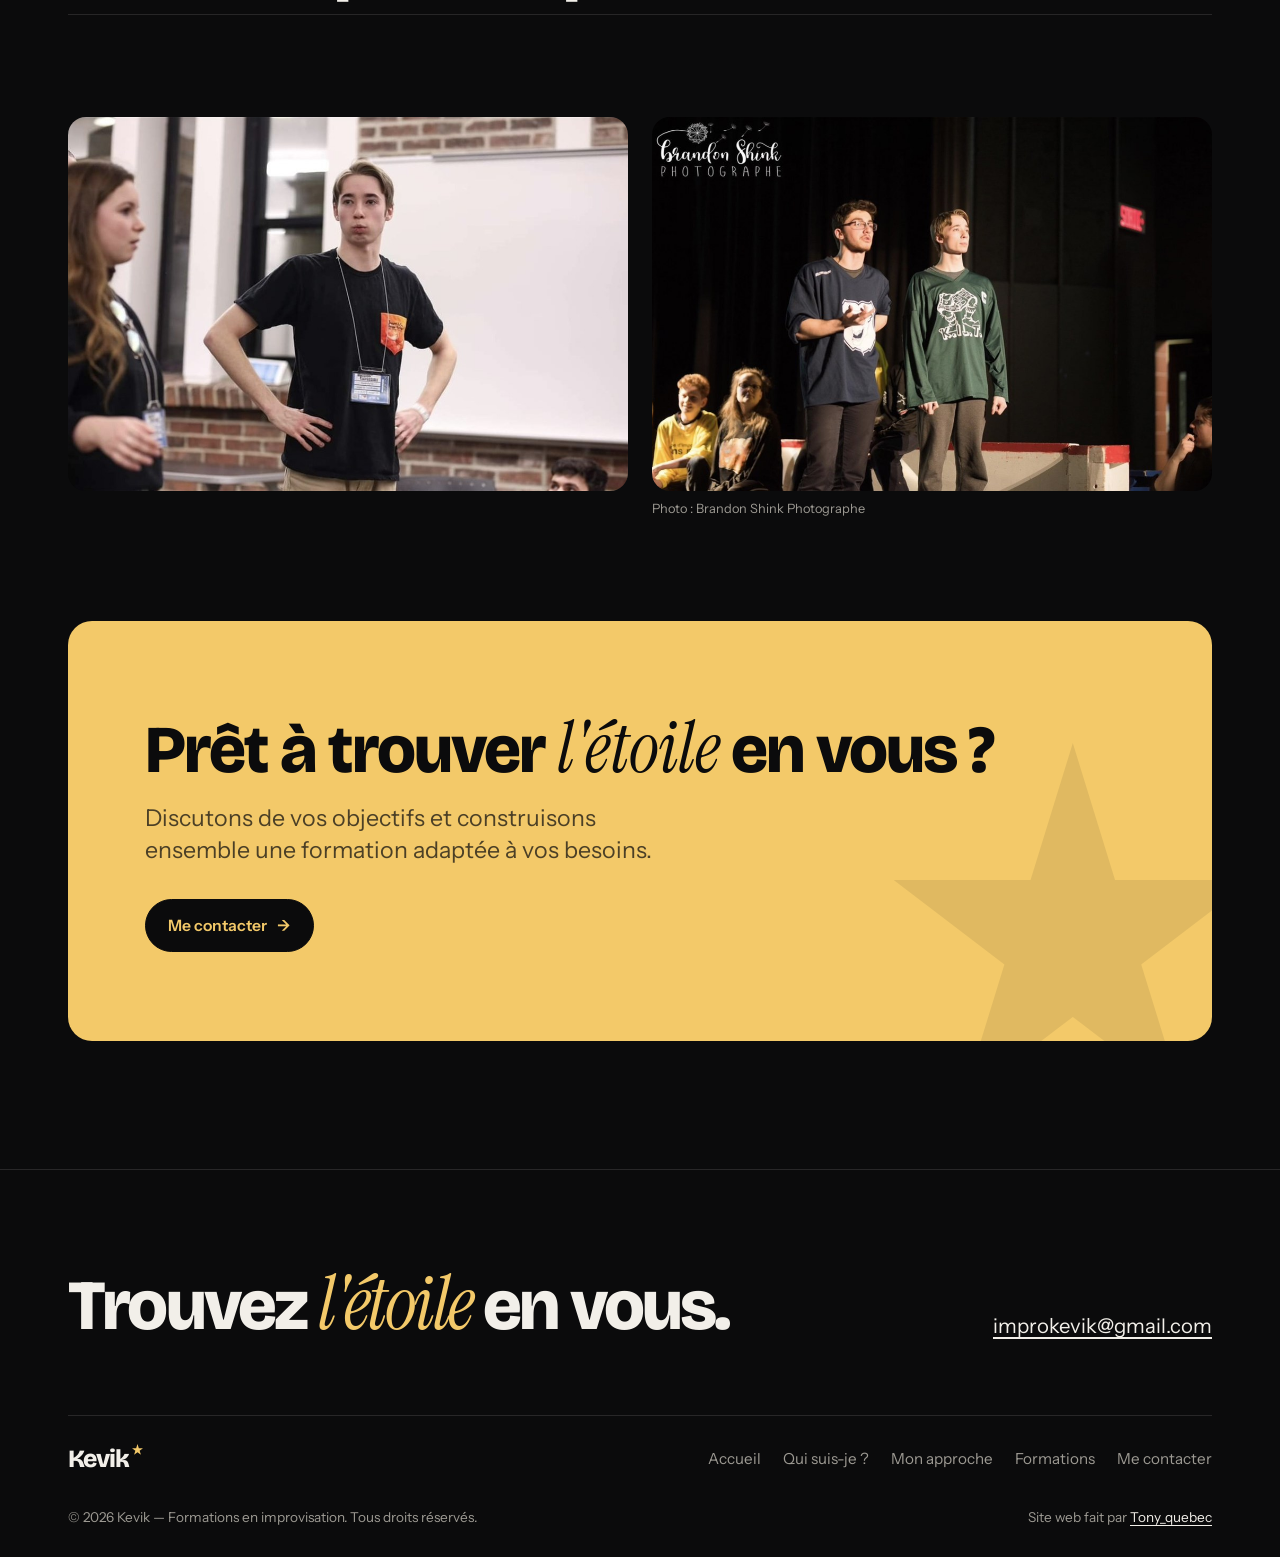
<file: qui-suis-je.html>
<!doctype html>
<html lang="fr-CA">
<head>
  <meta charset="utf-8">
  <meta name="viewport" content="width=device-width, initial-scale=1">
  <title>Qui suis-je ? — Kevik, improvisateur et comédien</title>
  <meta name="description" content="Keven Perron, alias Kevik : improvisateur, comédien et créateur de contenu humoristique. Joueur par excellence, joueur puncheur, joueur étoile.">
  <meta name="author" content="Tony_quebec">
  <meta name="theme-color" content="#0b0b0c">
  <meta property="og:type" content="website">
  <meta property="og:locale" content="fr_CA">
  <meta property="og:site_name" content="Kevik — Formations en improvisation">
  <meta property="og:title" content="Qui suis-je ? — Kevik, improvisateur et comédien">
  <meta property="og:description" content="Keven Perron, alias Kevik : improvisateur, comédien et créateur de contenu humoristique. Joueur par excellence, joueur puncheur, joueur étoile.">
  <meta property="og:image" content="images/kevik-portrait.jpg">
  <link rel="icon" href="images/etoile.svg" type="image/svg+xml">
  <link rel="preconnect" href="https://fonts.googleapis.com">
  <link rel="preconnect" href="https://fonts.gstatic.com" crossorigin>
  <link href="https://fonts.googleapis.com/css2?family=Bricolage+Grotesque:opsz,wght@12..96,400;12..96,600;12..96,800&family=Instrument+Sans:wght@400;500;600&family=Instrument+Serif:ital@0;1&display=swap" rel="stylesheet">
  <link rel="stylesheet" href="styles.css">
</head>
<body>
  <canvas id="ciel" aria-hidden="true"></canvas>

  <a class="skip" href="#contenu">Aller au contenu</a>

  <header class="entete">
    <div class="entete__inner">
      <a class="logo" href="index.html">Kevik<svg class="etoile" viewBox="0 0 24 24" aria-hidden="true"><path d="M12 0l2.9 9.1H24l-7.4 5.4 2.9 9.1L12 18.2l-7.5 5.4 2.9-9.1L0 9.1h9.1z"/></svg></a>
      <button class="menu-btn" id="menu-btn" aria-expanded="false" aria-controls="nav">Menu</button>
      <nav class="nav" id="nav" aria-label="Navigation principale">
        <a href="index.html">Accueil</a>
        <a href="qui-suis-je.html" aria-current="page">Qui suis-je&nbsp;?</a>
        <a href="mon-approche.html">Mon approche</a>
        <a href="formations.html">Formations</a>
        <a class="nav__contact" href="contact.html">Me contacter</a>
      </nav>
    </div>
  </header>

  <main id="contenu">

    <header class="titre-page conteneur">
      <p class="etiquette">Keven Perron, alias Kevik</p>
      <h1 class="h1">Qui suis-je&nbsp;?</h1>
      <p class="intro">Apprendre auprès de quelqu'un qui a fait ses preuves.</p>
    </header>

    <section class="bio conteneur">
      <figure class="bio__photo"><img src="images/kevik-portrait.jpg" alt="Kevik sur scène, éclairé d'une lumière rouge" width="1075" height="1276" fetchpriority="high"></figure>
      <div class="bio__texte">
        <p class="grand-texte">Je suis Keven Perron, improvisateur, comédien et créateur de contenu humoristique connu sous le nom de <em>Kevik</em>.</p>
        <p>L'improvisation fait partie de mon parcours depuis plusieurs années. Au fil de mon cheminement, j'ai eu l'occasion de me démarquer sur différentes scènes et de recevoir plusieurs distinctions qui témoignent de mes aptitudes et de mon travail.</p>
        <p>Parmi mes reconnaissances, on retrouve notamment les titres de joueur par excellence et joueur puncheur de plusieurs ligues, joueur étoile, beaucoup de trophées et plusieurs autres.</p>
        <p>Ces expériences m'ont permis de développer une compréhension approfondie de l'improvisation sous toutes ses formes, autant sur le plan technique que pratique.</p>
        <p>Mon objectif est simple&nbsp;: vous transmettre ce que j'ai appris et ce qu'on m'a appris. Je vous donnerai donc des outils concrets pour vous aider à repousser vos limites et vous permettre de développer votre plein potentiel.</p>
      </div>
    </section>

    <section class="palmares conteneur">
      <h2 class="etiquette">Parmi mes reconnaissances</h2>
      <ul class="palmares__liste">
        <li>Joueur par excellence</li>
        <li>Joueur puncheur</li>
        <li>Joueur <em>étoile</em></li>
        <li>Beaucoup de trophées</li>
      </ul>
    </section>

    <section class="photos conteneur">
      <figure><img src="images/atelier.jpg" alt="Kevik lors d'un atelier d'improvisation" width="1059" height="704" loading="lazy"></figure>
      <figure><img src="images/scene-duo.jpg" alt="Deux improvisateurs en chandail de hockey sur une scène d'improvisation" width="1060" height="703" loading="lazy"><figcaption>Photo&nbsp;: Brandon Shink Photographe</figcaption></figure>
    </section>

    <section class="appel conteneur">
      <div class="appel__boite">
        <h2 class="h2">Prêt à trouver <em>l'étoile</em> en vous&nbsp;?</h2>
        <p class="intro">Discutons de vos objectifs et construisons ensemble une formation adaptée à vos besoins.</p>
        <a class="btn" href="contact.html">Me contacter</a>
      </div>
    </section>
  </main>

  <footer class="pied">
    <div class="conteneur">
      <div class="pied__haut">
        <p class="pied__slogan">Trouvez <em>l'étoile</em> en vous.</p>
        <a class="pied__courriel" href="mailto:improkevik@gmail.com">improkevik@gmail.com</a>
      </div>
      <div class="pied__milieu">
        <a class="logo" href="index.html">Kevik<svg class="etoile" viewBox="0 0 24 24" aria-hidden="true"><path d="M12 0l2.9 9.1H24l-7.4 5.4 2.9 9.1L12 18.2l-7.5 5.4 2.9-9.1L0 9.1h9.1z"/></svg></a>
        <nav class="pied__nav" aria-label="Pages du site">
          <a href="index.html">Accueil</a>
          <a href="qui-suis-je.html">Qui suis-je&nbsp;?</a>
          <a href="mon-approche.html">Mon approche</a>
          <a href="formations.html">Formations</a>
          <a href="contact.html">Me contacter</a>
        </nav>
      </div>
      <div class="pied__bas">
        <p>© <span class="annee">2026</span> Kevik — Formations en improvisation. Tous droits réservés.</p>
        <p>Site web fait par <a class="pied__credit" href="tony-quebec.html">Tony_quebec</a></p>
      </div>
    </div>
  </footer>

  <script src="script.js" defer></script>
</body>
</html>
</file>
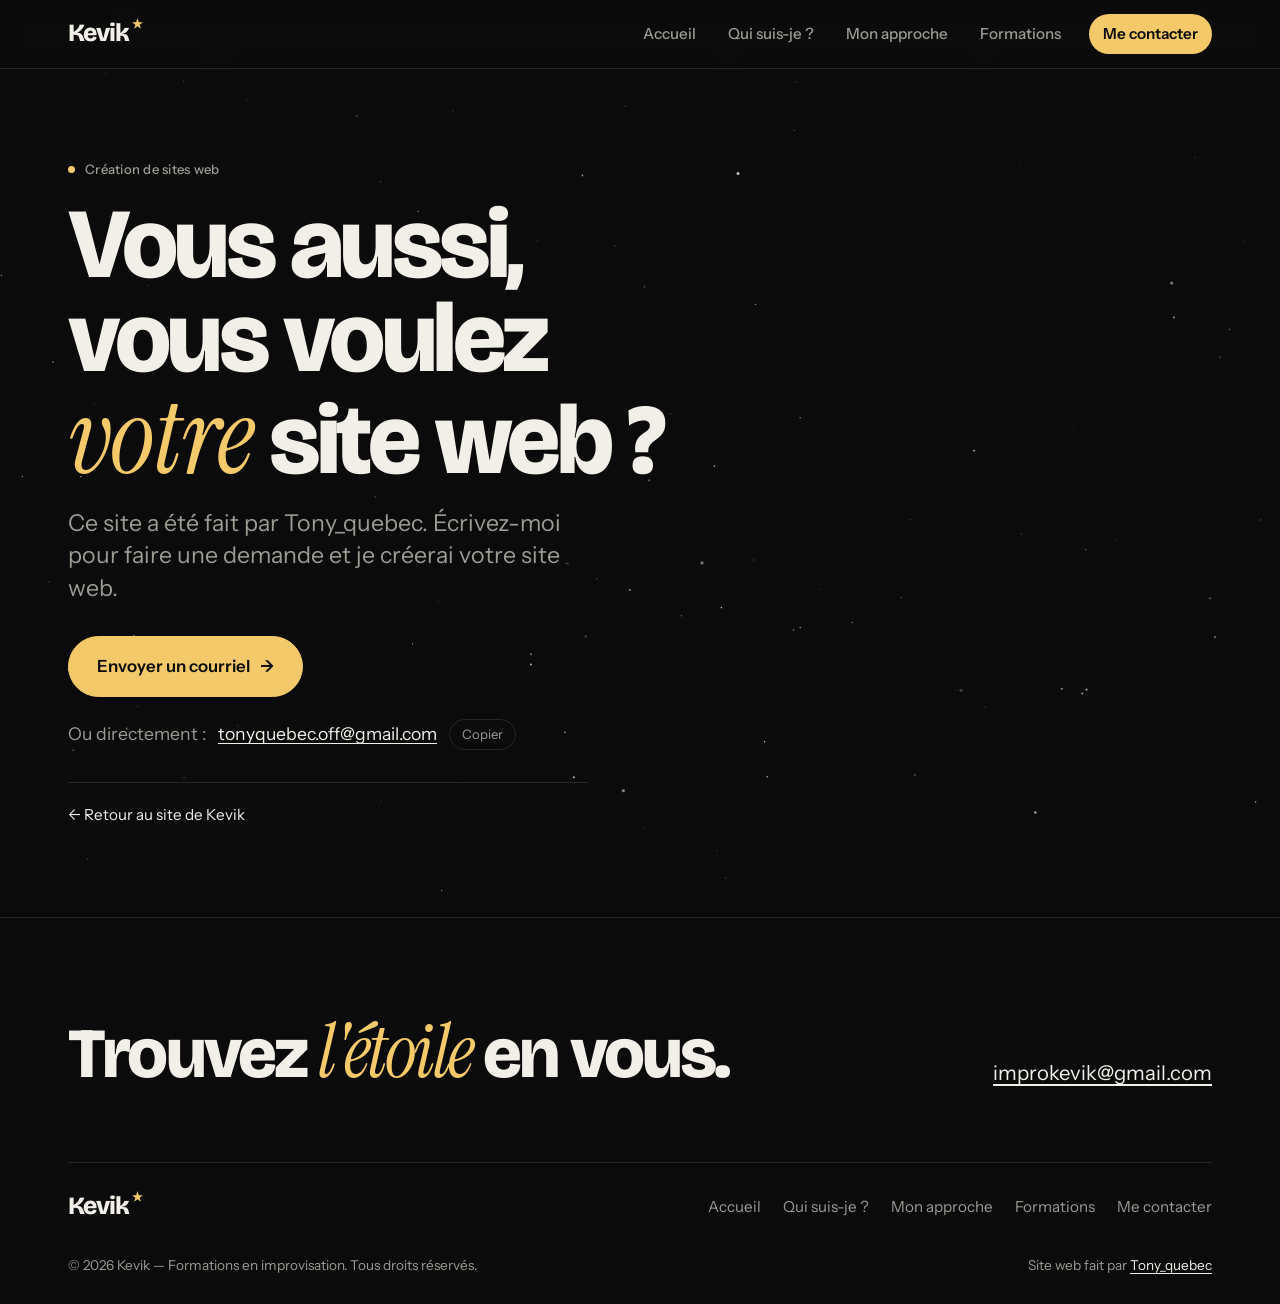
<file: tony-quebec.html>
<!doctype html>
<html lang="fr-CA">
<head>
  <meta charset="utf-8">
  <meta name="viewport" content="width=device-width, initial-scale=1">
  <title>Tony_quebec — Création de sites web</title>
  <meta name="description" content="Ce site a été fait par Tony_quebec. Vous aimeriez avoir votre propre site web? Écrivez à tonyquebec.off@gmail.com.">
  <meta name="author" content="Tony_quebec">
  <meta name="theme-color" content="#0b0b0c">
  <meta property="og:type" content="website">
  <meta property="og:locale" content="fr_CA">
  <meta property="og:site_name" content="Kevik — Formations en improvisation">
  <meta property="og:title" content="Tony_quebec — Création de sites web">
  <meta property="og:description" content="Ce site a été fait par Tony_quebec. Vous aimeriez avoir votre propre site web? Écrivez à tonyquebec.off@gmail.com.">
  <meta property="og:image" content="images/hero-scene.jpg">
  <link rel="icon" href="images/etoile.svg" type="image/svg+xml">
  <link rel="preconnect" href="https://fonts.googleapis.com">
  <link rel="preconnect" href="https://fonts.gstatic.com" crossorigin>
  <link href="https://fonts.googleapis.com/css2?family=Bricolage+Grotesque:opsz,wght@12..96,400;12..96,600;12..96,800&family=Instrument+Sans:wght@400;500;600&family=Instrument+Serif:ital@0;1&display=swap" rel="stylesheet">
  <link rel="stylesheet" href="styles.css">
</head>
<body>
  <canvas id="ciel" aria-hidden="true"></canvas>

  <a class="skip" href="#contenu">Aller au contenu</a>

  <header class="entete">
    <div class="entete__inner">
      <a class="logo" href="index.html">Kevik<svg class="etoile" viewBox="0 0 24 24" aria-hidden="true"><path d="M12 0l2.9 9.1H24l-7.4 5.4 2.9 9.1L12 18.2l-7.5 5.4 2.9-9.1L0 9.1h9.1z"/></svg></a>
      <button class="menu-btn" id="menu-btn" aria-expanded="false" aria-controls="nav">Menu</button>
      <nav class="nav" id="nav" aria-label="Navigation principale">
        <a href="index.html">Accueil</a>
        <a href="qui-suis-je.html">Qui suis-je&nbsp;?</a>
        <a href="mon-approche.html">Mon approche</a>
        <a href="formations.html">Formations</a>
        <a class="nav__contact" href="contact.html">Me contacter</a>
      </nav>
    </div>
  </header>

  <main id="contenu">

    <section class="contact conteneur">
      <div class="contact__texte">
        <p class="etiquette">Création de sites web</p>
        <h1 class="h1">Vous aussi, vous voulez <em>votre</em> site web&nbsp;?</h1>
        <p class="intro">Ce site a été fait par Tony_quebec. Écrivez-moi pour faire une demande et je créerai votre site web.</p>
        <a class="btn btn--grand" href="mailto:tonyquebec.off@gmail.com">Envoyer un courriel</a>
        <div class="contact__courriel">
          <span>Ou directement&nbsp;:</span>
          <a href="mailto:tonyquebec.off@gmail.com">tonyquebec.off@gmail.com</a>
          <button type="button" class="copier" id="copier" data-courriel="tonyquebec.off@gmail.com">Copier</button>
          <span class="copier__statut" id="copier-statut" role="status" aria-live="polite"></span>
        </div>
        <p class="contact__note"><a href="index.html">← Retour au site de Kevik</a></p>
      </div>
    </section>
  </main>

  <footer class="pied">
    <div class="conteneur">
      <div class="pied__haut">
        <p class="pied__slogan">Trouvez <em>l'étoile</em> en vous.</p>
        <a class="pied__courriel" href="mailto:improkevik@gmail.com">improkevik@gmail.com</a>
      </div>
      <div class="pied__milieu">
        <a class="logo" href="index.html">Kevik<svg class="etoile" viewBox="0 0 24 24" aria-hidden="true"><path d="M12 0l2.9 9.1H24l-7.4 5.4 2.9 9.1L12 18.2l-7.5 5.4 2.9-9.1L0 9.1h9.1z"/></svg></a>
        <nav class="pied__nav" aria-label="Pages du site">
          <a href="index.html">Accueil</a>
          <a href="qui-suis-je.html">Qui suis-je&nbsp;?</a>
          <a href="mon-approche.html">Mon approche</a>
          <a href="formations.html">Formations</a>
          <a href="contact.html">Me contacter</a>
        </nav>
      </div>
      <div class="pied__bas">
        <p>© <span class="annee">2026</span> Kevik — Formations en improvisation. Tous droits réservés.</p>
        <p>Site web fait par <a class="pied__credit" href="tony-quebec.html">Tony_quebec</a></p>
      </div>
    </div>
  </footer>

  <script src="script.js" defer></script>
</body>
</html>
</file>
<file: styles.css>
/* Kevik — Formations en improvisation
   Noir, or, typographie moderne et un ciel étoilé discret. */

:root {
  --fond: #0b0b0c;
  --fond-2: #151517;
  --texte: #f2efe9;
  --doux: #9d9a93;
  --or: #f3c969;
  --ligne: rgba(242, 239, 233, .12);

  --f-titre: "Bricolage Grotesque", "Helvetica Neue", Arial, sans-serif;
  --f-texte: "Instrument Sans", "Helvetica Neue", Arial, sans-serif;
  --f-accent: "Instrument Serif", Georgia, serif;

  --largeur: 1240px;
  --marge: clamp(16px, 4vw, 48px);
  --rayon: 18px;
}

* { box-sizing: border-box; }
html { -webkit-text-size-adjust: 100%; }

body {
  margin: 0;
  background: var(--fond);
  color: var(--texte);
  font-family: var(--f-texte);
  font-size: clamp(1rem, .96rem + .2vw, 1.1rem);
  line-height: 1.6;
  overflow-x: hidden;
  -webkit-font-smoothing: antialiased;
}

img { display: block; max-width: 100%; height: auto; }
figure { margin: 0; }
a { color: inherit; }
h1, h2, h3, p, ul, ol, dl, dd, blockquote { margin: 0; }
em { font-family: var(--f-accent); font-style: italic; font-weight: 400; color: var(--or); }

:focus-visible { outline: 2px solid var(--or); outline-offset: 3px; border-radius: 4px; }

#ciel {
  position: fixed;
  inset: 0;
  width: 100%;
  height: 100%;
  z-index: -1;
  pointer-events: none;
}

.skip {
  position: absolute;
  left: 12px;
  top: -60px;
  z-index: 100;
  padding: 8px 14px;
  border-radius: 8px;
  background: var(--or);
  color: #000;
}
.skip:focus { top: 12px; }

.cache {
  position: absolute;
  width: 1px; height: 1px;
  overflow: hidden;
  clip: rect(0 0 0 0);
  white-space: nowrap;
}

.conteneur {
  width: 100%;
  max-width: var(--largeur);
  margin-inline: auto;
  padding-inline: var(--marge);
}

/* ---------- Typographie ---------- */
.etiquette {
  font-family: var(--f-texte);
  font-size: .82rem;
  font-weight: 500;
  letter-spacing: .02em;
  color: var(--doux);
}
.etiquette::before {
  content: "";
  display: inline-block;
  width: 7px; height: 7px;
  margin-right: 10px;
  border-radius: 50%;
  background: var(--or);
  vertical-align: 1px;
}
.h1 {
  margin-top: 18px;
  font-family: var(--f-titre);
  font-weight: 800;
  font-size: clamp(2.8rem, 1.4rem + 6vw, 6.4rem);
  line-height: .95;
  letter-spacing: -.035em;
  text-wrap: balance;
}
.h2 {
  font-family: var(--f-titre);
  font-weight: 800;
  font-size: clamp(2.2rem, 1.3rem + 3.6vw, 4.4rem);
  line-height: 1;
  letter-spacing: -.03em;
  text-wrap: balance;
}
.h1 em, .h2 em { font-size: 1.08em; letter-spacing: -.01em; }
.intro {
  margin-top: 18px;
  max-width: 34ch;
  font-size: clamp(1.15rem, 1rem + .6vw, 1.45rem);
  line-height: 1.4;
  color: var(--doux);
}
.grand-texte {
  font-family: var(--f-titre);
  font-weight: 600;
  font-size: clamp(1.45rem, 1.1rem + 1.4vw, 2.2rem);
  line-height: 1.2;
  letter-spacing: -.02em;
}
.grand-texte em { font-size: 1.06em; }
.et-plus { margin-top: 28px; font-family: var(--f-accent); font-style: italic; font-size: 1.5rem; color: var(--doux); }

/* ---------- Boutons ---------- */
.btn {
  display: inline-flex;
  align-items: center;
  gap: 10px;
  padding: 13px 22px;
  border: 1px solid var(--or);
  border-radius: 999px;
  background: var(--or);
  color: #0b0b0c;
  font-family: var(--f-texte);
  font-weight: 600;
  font-size: .98rem;
  text-decoration: none;
  transition: background-color .2s, color .2s;
}
.btn::after { content: "→"; transition: transform .2s; }
.btn:hover { background: transparent; color: var(--or); }
.btn:hover::after { transform: translateX(3px); }
.btn--ligne { background: transparent; color: var(--texte); border-color: var(--ligne); }
.btn--ligne:hover { border-color: var(--texte); color: var(--texte); }
.btn--grand { padding: 16px 28px; font-size: 1.05rem; }

/* ---------- En-tête ---------- */
.entete {
  position: sticky;
  top: 0;
  z-index: 50;
  background: rgba(11, 11, 12, .82);
  -webkit-backdrop-filter: blur(12px);
  backdrop-filter: blur(12px);
  border-bottom: 1px solid var(--ligne);
}
.entete__inner {
  position: relative;
  max-width: var(--largeur);
  margin-inline: auto;
  padding: 14px var(--marge);
  display: flex;
  align-items: center;
  justify-content: space-between;
  gap: 24px;
}
.logo {
  display: inline-flex;
  align-items: flex-start;
  gap: 3px;
  font-family: var(--f-titre);
  font-weight: 800;
  font-size: 1.55rem;
  letter-spacing: -.04em;
  text-decoration: none;
  color: var(--texte);
}
.logo .etoile { width: 11px; height: 11px; margin-top: 4px; fill: var(--or); }
.nav { display: flex; align-items: center; gap: 4px; }
.nav a {
  padding: 8px 14px;
  border-radius: 999px;
  font-size: .95rem;
  font-weight: 500;
  text-decoration: none;
  color: var(--doux);
  transition: color .2s, background-color .2s;
}
.nav a:hover { color: var(--texte); }
.nav a[aria-current="page"] { color: var(--texte); background: var(--fond-2); }
.nav .nav__contact {
  margin-left: 10px;
  background: var(--or);
  color: #0b0b0c;
  font-weight: 600;
}
.nav .nav__contact:hover,
.nav .nav__contact[aria-current="page"] { background: var(--texte); color: #0b0b0c; }

.menu-btn {
  display: none;
  padding: 8px 16px;
  border: 1px solid var(--ligne);
  border-radius: 999px;
  background: none;
  font: inherit;
  font-size: .9rem;
  font-weight: 500;
  color: var(--texte);
  cursor: pointer;
}

/* ---------- Accueil ---------- */
.hero { padding-top: clamp(40px, 7vw, 96px); }
.hero__titre {
  margin-top: 20px;
  font-family: var(--f-titre);
  font-weight: 800;
  font-size: clamp(3.4rem, 1.2rem + 9.5vw, 9.6rem);
  line-height: .9;
  letter-spacing: -.045em;
}
.hero__titre em { font-size: 1.08em; letter-spacing: -.02em; }
.hero__bas {
  display: flex;
  flex-wrap: wrap;
  align-items: flex-end;
  justify-content: space-between;
  gap: 24px 48px;
  margin-top: clamp(24px, 3vw, 40px);
}
.hero__bas .intro { margin-top: 0; }
.hero__actions { display: flex; flex-wrap: wrap; gap: 10px; }
.hero__photo { margin-top: clamp(32px, 5vw, 60px); }
.hero__photo img {
  width: 100%;
  aspect-ratio: 21 / 9;
  object-fit: cover;
  object-position: 50% 30%;
  border-radius: var(--rayon);
}

.bandeau {
  margin-top: clamp(40px, 6vw, 72px);
  padding: 18px 0;
  border-block: 1px solid var(--ligne);
  overflow: hidden;
  white-space: nowrap;
}
.bandeau__piste { display: inline-flex; animation: defile 40s linear infinite; }
.bandeau span {
  font-family: var(--f-titre);
  font-weight: 600;
  font-size: clamp(1.4rem, 1rem + 1.4vw, 2.2rem);
  letter-spacing: -.02em;
}
.bandeau i { font-style: normal; margin: 0 .7em; color: var(--or); }
@keyframes defile { to { transform: translateX(-50%); } }

.enonce { padding-block: clamp(72px, 10vw, 140px); }
.enonce__texte {
  margin-top: 20px;
  max-width: 20ch;
  font-family: var(--f-titre);
  font-weight: 800;
  font-size: clamp(2.2rem, 1.2rem + 4.2vw, 5rem);
  line-height: 1;
  letter-spacing: -.035em;
}
.enonce__texte em { font-size: 1.08em; }

.tuiles {
  display: grid;
  grid-template-columns: repeat(3, minmax(0, 1fr));
  gap: clamp(16px, 2vw, 28px);
  padding-bottom: clamp(72px, 10vw, 140px);
}
.tuile { display: flex; flex-direction: column; text-decoration: none; }
.tuile__photo { display: block; overflow: hidden; border-radius: var(--rayon); }
.tuile__photo img { width: 100%; aspect-ratio: 4 / 5; object-fit: cover; transition: transform .6s ease; }
.tuile:hover .tuile__photo img { transform: scale(1.04); }
.tuile__titre {
  display: flex;
  justify-content: space-between;
  align-items: baseline;
  margin-top: 18px;
  font-family: var(--f-titre);
  font-weight: 800;
  font-size: clamp(1.5rem, 1.2rem + .9vw, 2rem);
  letter-spacing: -.03em;
}
.fleche { color: var(--or); transition: transform .2s; }
.tuile:hover .fleche { transform: translate(3px, -3px); }
.tuile__texte { margin-top: 6px; color: var(--doux); }

/* ---------- Appel ---------- */
.appel { padding-bottom: clamp(72px, 10vw, 140px); }
.appel__boite {
  position: relative;
  overflow: hidden;
  padding: clamp(40px, 7vw, 96px) clamp(24px, 6vw, 80px);
  border-radius: calc(var(--rayon) + 6px);
  background: var(--or);
  color: #0b0b0c;
}
.appel__boite em { color: #0b0b0c; }
.appel__boite .intro { color: rgba(11, 11, 12, .72); }
.appel__boite .btn { margin-top: 32px; background: #0b0b0c; border-color: #0b0b0c; color: var(--or); }
.appel__boite .btn:hover { background: transparent; color: #0b0b0c; }
.appel__boite::after {
  content: "";
  position: absolute;
  right: -40px;
  bottom: -60px;
  width: clamp(180px, 28vw, 380px);
  aspect-ratio: 1;
  background: #0b0b0c;
  opacity: .08;
  clip-path: polygon(50% 0, 61.8% 38.2%, 100% 38.2%, 69.1% 61.8%, 80.9% 100%, 50% 76.4%, 19.1% 100%, 30.9% 61.8%, 0 38.2%, 38.2% 38.2%);
}

/* ---------- Pages intérieures ---------- */
.titre-page { padding-top: clamp(40px, 7vw, 96px); padding-bottom: clamp(36px, 5vw, 64px); }

.bio {
  display: grid;
  grid-template-columns: 5fr 7fr;
  gap: clamp(28px, 5vw, 72px);
  align-items: start;
}
.bio__photo { position: sticky; top: 90px; }
.bio__photo img { border-radius: var(--rayon); }
.bio__texte p + p { margin-top: 1.1em; }
.bio__texte .grand-texte { margin-bottom: 1.2em; }
.bio__texte p:not(.grand-texte) { color: #cfccc5; }

.palmares {
  margin-top: clamp(72px, 10vw, 130px);
}
.palmares__liste { margin-top: 20px; padding: 0; list-style: none; }
.palmares__liste li {
  padding: 10px 0;
  border-bottom: 1px solid var(--ligne);
  font-family: var(--f-titre);
  font-weight: 800;
  font-size: clamp(2rem, 1rem + 4.2vw, 4.6rem);
  line-height: 1;
  letter-spacing: -.035em;
}
.palmares__liste em { font-size: 1.08em; }

.photos {
  display: grid;
  grid-template-columns: 1fr 1fr;
  gap: clamp(12px, 2vw, 24px);
  padding-block: clamp(56px, 8vw, 110px);
}
.photos img { width: 100%; aspect-ratio: 3 / 2; object-fit: cover; border-radius: var(--rayon); }
.photos figcaption { margin-top: 8px; font-size: .8rem; color: var(--doux); }

.photo-large img { width: 100%; aspect-ratio: 2 / 1; object-fit: cover; border-radius: var(--rayon); }
.texte-approche { padding-block: clamp(56px, 8vw, 110px); }
.texte-approche .grand-texte { max-width: 30ch; }
.colonnes {
  display: grid;
  grid-template-columns: 1fr 1fr;
  gap: 24px 56px;
  margin-top: clamp(32px, 5vw, 56px);
  color: #cfccc5;
}
.citation {
  margin-top: clamp(48px, 7vw, 90px);
  padding-left: clamp(18px, 3vw, 32px);
  border-left: 2px solid var(--or);
  max-width: 34ch;
  font-family: var(--f-titre);
  font-weight: 600;
  font-size: clamp(1.4rem, 1.1rem + 1.2vw, 2.1rem);
  line-height: 1.2;
  letter-spacing: -.02em;
}

.potentiel { padding-bottom: clamp(72px, 10vw, 140px); }
.principes {
  display: grid;
  grid-template-columns: repeat(2, minmax(0, 1fr));
  gap: clamp(28px, 4vw, 48px) clamp(24px, 5vw, 64px);
  margin-top: clamp(32px, 5vw, 56px);
  counter-reset: principe;
}
.principes > div { counter-increment: principe; padding-top: 18px; border-top: 1px solid var(--ligne); }
.principes > div::before {
  content: "0" counter(principe);
  display: block;
  margin-bottom: 14px;
  font-size: .85rem;
  font-weight: 600;
  color: var(--or);
}
.principes dt {
  font-family: var(--f-titre);
  font-weight: 800;
  font-size: clamp(1.4rem, 1.15rem + .8vw, 1.9rem);
  line-height: 1.1;
  letter-spacing: -.025em;
}
.principes dd { margin-top: 10px; color: var(--doux); }

.formations {
  display: grid;
  grid-template-columns: 7fr 5fr;
  gap: clamp(28px, 5vw, 72px);
  align-items: start;
}
.formations__texte p + p { margin-top: 1.1em; }
.formations__texte p:not(.grand-texte) { color: #cfccc5; }
.formations__texte .grand-texte { margin-bottom: 1.2em; }
.formations__texte a { color: var(--or); text-underline-offset: 3px; }
.formations__photos { display: grid; gap: clamp(12px, 2vw, 20px); }
.formations__photos img { width: 100%; aspect-ratio: 16 / 10; object-fit: cover; border-radius: var(--rayon); }
.puces { display: flex; flex-wrap: wrap; gap: 8px; margin-top: 28px; padding: 0; list-style: none; }
.puces li {
  padding: 7px 14px;
  border: 1px solid var(--ligne);
  border-radius: 999px;
  font-size: .9rem;
  color: var(--texte);
}

.apprendre { padding-top: clamp(72px, 10vw, 130px); }
.apprendre__liste {
  display: grid;
  grid-template-columns: repeat(2, minmax(0, 1fr));
  gap: 0 clamp(24px, 5vw, 64px);
  margin-top: clamp(28px, 4vw, 48px);
  padding: 0;
  list-style: none;
  counter-reset: item;
}
.apprendre__liste li {
  counter-increment: item;
  display: flex;
  gap: 18px;
  align-items: baseline;
  padding: 16px 0;
  border-bottom: 1px solid var(--ligne);
  font-family: var(--f-titre);
  font-weight: 600;
  font-size: clamp(1.15rem, 1rem + .5vw, 1.45rem);
  letter-spacing: -.015em;
}
.apprendre__liste li::before {
  content: counter(item, decimal-leading-zero);
  min-width: 2ch;
  font-family: var(--f-texte);
  font-size: .8rem;
  font-weight: 600;
  color: var(--or);
}
.apprendre .photos { padding-bottom: clamp(72px, 10vw, 140px); }

.contact {
  display: grid;
  grid-template-columns: 7fr 5fr;
  gap: clamp(28px, 5vw, 72px);
  align-items: center;
  padding-block: clamp(40px, 7vw, 96px);
}
.contact .btn { margin-top: 32px; }
.contact__courriel {
  display: flex;
  flex-wrap: wrap;
  align-items: center;
  gap: 8px 12px;
  margin-top: 22px;
  color: var(--doux);
}
.contact__courriel a { color: var(--texte); text-underline-offset: 3px; }
.copier {
  padding: 4px 12px;
  border: 1px solid var(--ligne);
  border-radius: 999px;
  background: none;
  font: inherit;
  font-size: .82rem;
  color: var(--doux);
  cursor: pointer;
}
.copier:hover { color: var(--texte); border-color: var(--texte); }
.copier__statut { font-size: .85rem; color: var(--or); }
.contact__note {
  margin-top: 32px;
  padding-top: 20px;
  max-width: 52ch;
  border-top: 1px solid var(--ligne);
  font-size: .95rem;
  color: var(--doux);
}
.contact__photo img { border-radius: var(--rayon); }

/* ---------- Pied de page ---------- */
.pied { padding: clamp(56px, 8vw, 96px) 0 28px; border-top: 1px solid var(--ligne); background: var(--fond); }
.pied__haut {
  display: flex;
  flex-wrap: wrap;
  justify-content: space-between;
  align-items: flex-end;
  gap: 20px 40px;
}
.pied__slogan {
  font-family: var(--f-titre);
  font-weight: 800;
  font-size: clamp(2.2rem, 1.2rem + 4vw, 4.6rem);
  line-height: 1;
  letter-spacing: -.04em;
}
.pied__slogan em { font-size: 1.08em; }
.pied__courriel {
  font-size: clamp(1.05rem, .95rem + .4vw, 1.3rem);
  color: var(--texte);
  text-underline-offset: 4px;
}
.pied__courriel:hover { color: var(--or); }
.pied__milieu {
  display: flex;
  flex-wrap: wrap;
  justify-content: space-between;
  align-items: center;
  gap: 16px 32px;
  margin-top: clamp(40px, 6vw, 72px);
  padding-top: 24px;
  border-top: 1px solid var(--ligne);
}
.pied__nav { display: flex; flex-wrap: wrap; gap: 6px 22px; }
.pied__nav a { font-size: .95rem; text-decoration: none; color: var(--doux); }
.pied__nav a:hover { color: var(--texte); }
.pied__bas {
  display: flex;
  flex-wrap: wrap;
  justify-content: space-between;
  gap: 6px 24px;
  margin-top: 28px;
  font-size: .85rem;
  color: var(--doux);
}

/* ---------- Tablette ---------- */
@media (max-width: 960px) {
  .tuiles { grid-template-columns: 1fr 1fr; }
  .tuile:last-child { grid-column: 1 / -1; }
  .tuile:last-child .tuile__photo img { aspect-ratio: 16 / 9; }
  .bio,
  .formations,
  .contact { grid-template-columns: 1fr; }
  .bio__photo { position: static; max-width: 480px; }
  .contact__photo { max-width: 440px; }
}

/* ---------- Téléphone ---------- */
@media (max-width: 760px) {
  .menu-btn { display: block; }
  .nav {
    position: absolute;
    top: 100%;
    left: 0;
    right: 0;
    display: none;
    flex-direction: column;
    align-items: stretch;
    gap: 2px;
    padding: 10px var(--marge) 18px;
    background: var(--fond);
    border-bottom: 1px solid var(--ligne);
  }
  .nav.ouvert { display: flex; }
  .nav a { padding: 12px 14px; font-size: 1.05rem; }
  .nav .nav__contact { margin: 8px 0 0; text-align: center; }

  .hero__photo img { aspect-ratio: 4 / 3; }
  .hero__actions,
  .hero__actions .btn { width: 100%; justify-content: center; }
  .tuiles,
  .photos,
  .colonnes,
  .principes,
  .apprendre__liste { grid-template-columns: 1fr; }
  .tuile:last-child .tuile__photo img,
  .tuile__photo img { aspect-ratio: 4 / 3; }
  .photo-large img { aspect-ratio: 4 / 3; }
  .contact .btn { width: 100%; justify-content: center; }
  .pied__bas { flex-direction: column; }
}

@media (prefers-reduced-motion: reduce) {
  .bandeau__piste { animation: none; }
  * { transition: none !important; }
}

/* Crédit du site */
.pied__credit { color: var(--texte); text-underline-offset: 3px; }
.pied__credit:hover { color: var(--or); }
.contact__note a { color: var(--texte); text-decoration: none; }
.contact__note a:hover { color: var(--or); }
</file>
